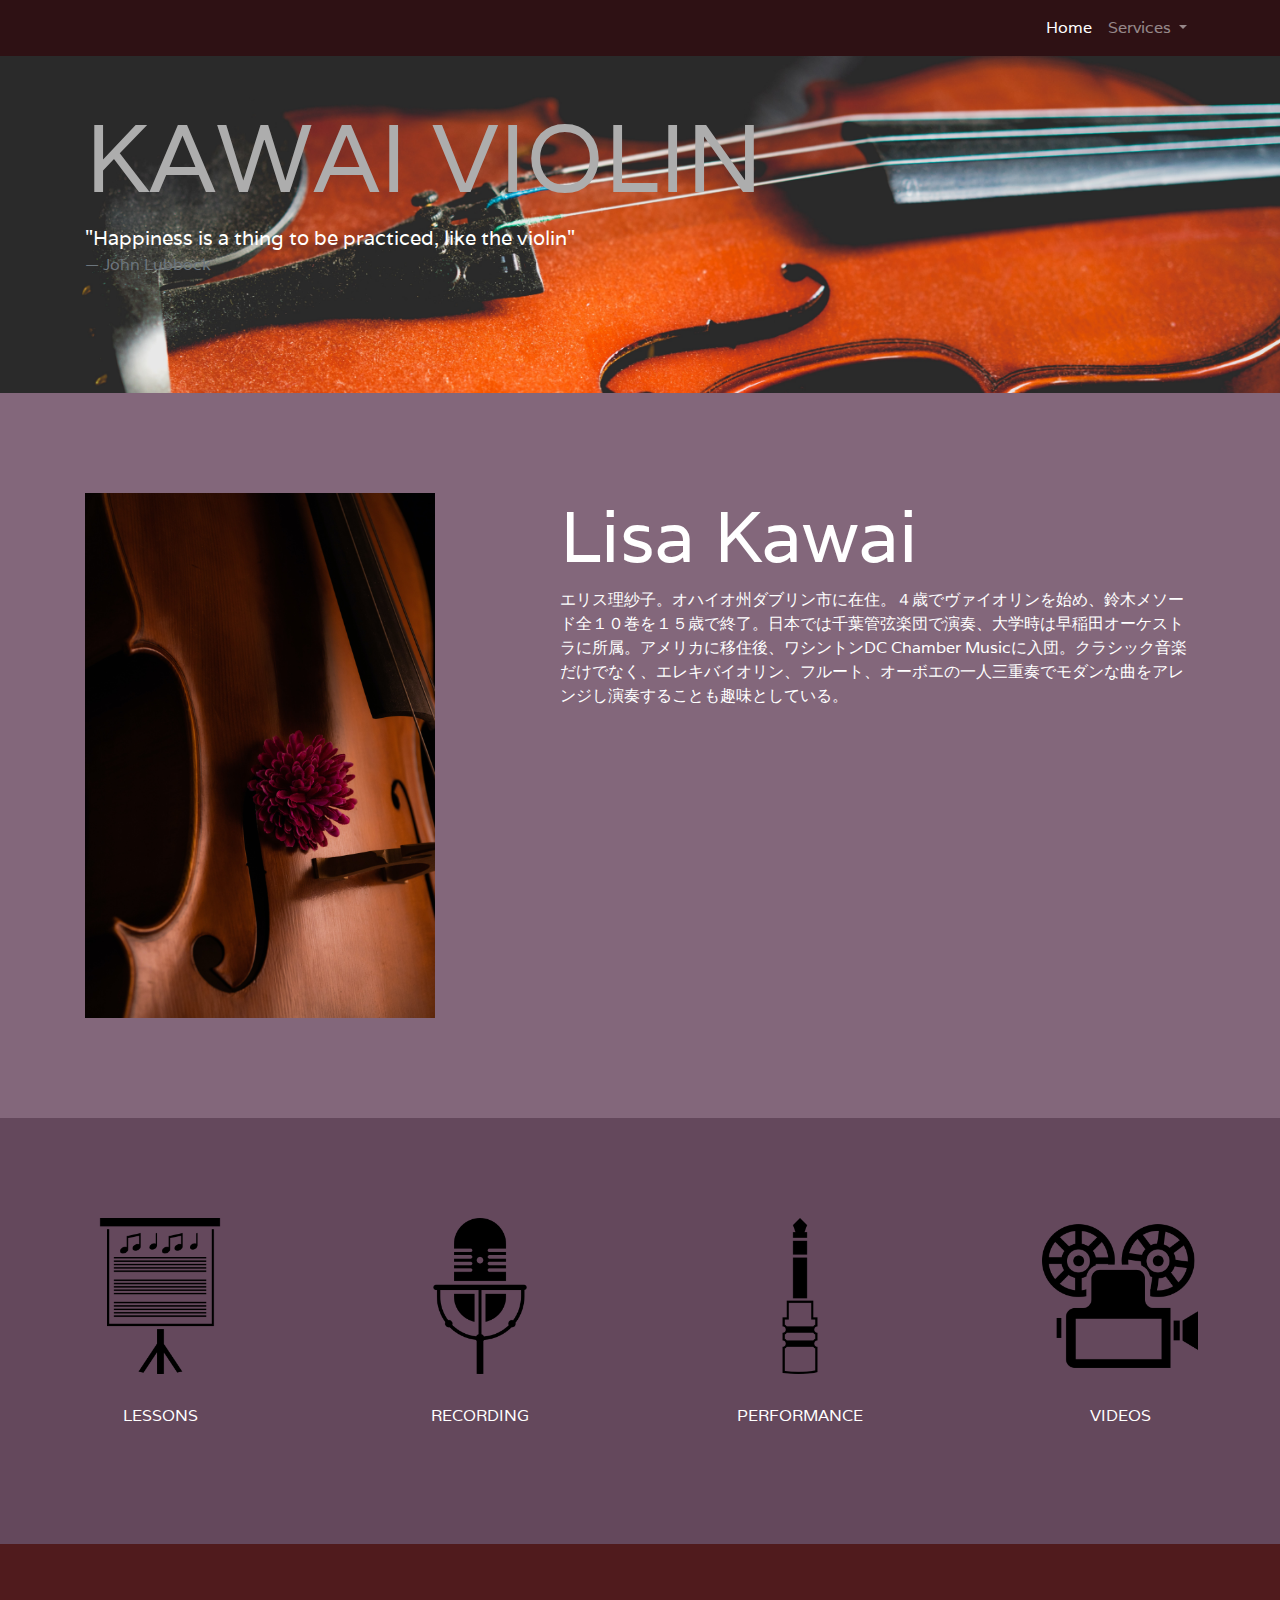
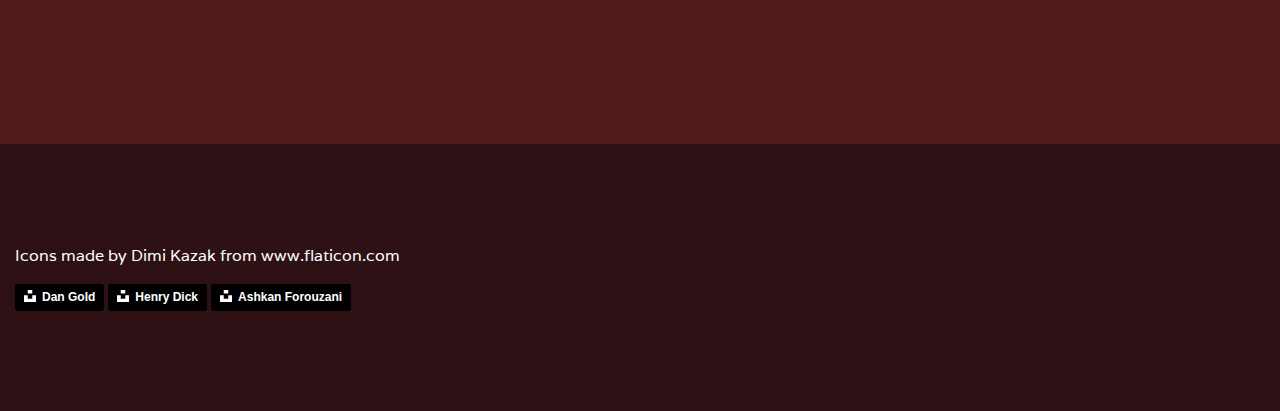
<file: index.htm>
<!DOCTYPE html>
<html lang="en">
  <head>
	<link href="https://fonts.googleapis.com/css2?family=Varela&display=swap" rel="stylesheet">
    <meta charset="utf-8">
	<meta http-equiv="X-UA-Compatible" content="IE=edge">
	<meta name="viewport" content="width=device-width, initial-scale=1">
    <title>Kawai Violin</title>
	<meta name="description" content="Violin lessons by the experienced and talented Lisa Kawai.">
	
    <!-- Bootstrap -->
	<link href="css/bootstrap-4.4.1.css" rel="stylesheet">
	<link href="main.css" rel="stylesheet" type="text/css">	
</head>
  <body>
  	<!-- body code goes here -->
	
	  <nav class="navbar fixed-top navbar-expand-lg navbar-dark nav-bg"> 
		  <div class="container">
	    <a class="navbar-brand" href="#">
		  
	    </a>
	    <button class="navbar-toggler" type="button" data-toggle="collapse" data-target="#navbarSupportedContent1" aria-controls="navbarSupportedContent1" aria-expanded="false" aria-label="Toggle navigation"> <span class="navbar-toggler-icon"></span> </button>
	    <div class="collapse navbar-collapse" id="navbarSupportedContent1">
	      <ul class="navbar-nav ml-auto">
	        <li class="nav-item active"> <a class="nav-link" href="#">Home <span class="sr-only">(current)</span></a> </li>
<!--	        <li class="nav-item"> <a class="nav-link" href="#about_section">About</a> </li>-->
			<li class="nav-item dropdown"> <a class="nav-link dropdown-toggle" href="#" id="navbarDropdown1" role="button" data-toggle="dropdown" aria-haspopup="true" aria-expanded="false"> Services </a>
	        <div class="dropdown-menu" aria-labelledby="navbarDropdown1"> 
				<a class="dropdown-item" href="#">Lessons</a> 
				<a class="dropdown-item" href="#">Recording</a>
				<a class="dropdown-item" href="#">Performance</a> 
				<a class="dropdown-item" href="#">Videos</a>
	          <div class="dropdown-divider"></div>
	          <a class="dropdown-item" href="#">Contact Me!</a> </div>
          </li>
          </ul>
        </div>
			  </div>
    </nav>
  


<div class="container-fluid band-hero">
	
  <div class="container">
    <div class="row">
  	      <div class="col-lg-12">
  	        <h1 class="display-1">KAWAI VIOLIN</h1>
			<blockquote class="blockquote">
        	  <p class="mb-0">"Happiness is a thing to be practiced, like the violin"</p>
				<footer class="blockquote-footer">John Lubbock</footer>
		    </blockquote>
          </div>
        </div>
  </div>
  	</div>
  <div class="container-fluid band-whoweare">
    <div class="container" id="about_section"> 
      <div class="row">
        <div class="col-lg-4 d-lg-block d-sm-none">
		  <img src="images/violin_close_flower.jpg" alt="close up violin" width="4160" height="6240" class="img-fluid"/>
	    </div>
        <div class="offset-lg-1 col-lg-7" >
         <h2 class="display-3">Lisa Kawai </h2>
          <p>エリス理紗子。オハイオ州ダブリン市に在住。４歳でヴァイオリンを始め、鈴木メソード全１０巻を１５歳で終了。日本では千葉管弦楽団で演奏、大学時は早稲田オーケストラに所属。アメリカに移住後、ワシントンDC Chamber Musicに入団。クラシック音楽だけでなく、エレキバイオリン、フルート、オーボエの一人三重奏でモダンな曲をアレンジし演奏することも趣味としている。</p>
        </div>
      </div>
    </div>
  </div>
  <div class="container-fluid band-services">
    <div class="row">
      <div class="col-lg-3">
        <div class="row">
          <div class="col-lg-12 col-sm-7 col-xs-7 col-7 icon-banner">
			  <img src="images/230263-music-elements/png/pentagram.png" alt="musical notes" width="156" height="156" class="img-fluid mx-auto d-block"/> 
			</div>
          <div class="col-lg-12 col-sm-5 col-xs-5 col-5">
			  <p class="text-center text-uppercase text-icon-banner">
				  <a href="#">Lessons</a>
			  </p>
			</div>
        </div>
      </div>
      <div class="col-lg-3">
	    <div class="row">
          <div class="col-lg-12 col-sm-7 col-xs-7 col-7">
			  <img src="images/230263-music-elements/png/microphone.png" alt="studio mic" width="156" height="156" class="img-fluid mx-auto d-block icon-banner"/> 
			</div>
          <div class="col-lg-12 col-sm-5 col-xs-5 col-5">
			  <p class="text-center text-uppercase text-icon-banner">
				  <a href="#">Recording</a>
			  </p>
		  </div>
        </div>
      </div>
      <div class="col-lg-3">
		<div class="row">
          <div class="col-lg-12 col-sm-7 col-xs-7 col-7">
			  <img src="images/230263-music-elements/png/jack.png" alt="Electric instrument jack" width="156" height="156" class="img-fluid mx-auto d-block icon-banner"/> 
			</div>
          <div class="col-lg-12 col-sm-5 col-xs-5 col-5">
			  <p class="text-center text-uppercase text-icon-banner">
			    <a href="#">Performance</a>
			  </p>
			</div>
        </div>
	  </div>
      <div class="col-lg-3">
	  <div class="row">
          <div class="col-lg-12 col-sm-7 col-xs-7 col-7">
		    <img src="images/230263-music-elements/png/cinema.png" alt="video camera" width="156" height="156" class="img-fluid mx-auto d-block icon-banner"/> 
		</div>
          <div class="col-lg-12 col-sm-5 col-xs-5 col-5">
			  <p class="text-center text-uppercase text-icon-banner">
				  <a href="#">Videos</a>
			  </p>
			</div>
        </div>
	  </div>
    </div>
  </div>
  <div class="container-fluid band-portfolio">
    <div class="row">
      <div class="col-lg-3"></div>
      <div class="col-lg-3"></div>
      <div class="col-lg-3"></div>
      <div class="col-lg-3"></div>
    </div>
  </div>
  <div class="container-fluid band-footer">
    <div class="row">
      <div class="col-lg-12">
        <p>Icons made by <a href="https://www.flaticon.com/authors/dimi-kazak" title="Dimi Kazak">Dimi Kazak</a> from <a href="https://www.flaticon.com/" title="Flaticon"> www.flaticon.com</a></p>
		  <a style="background-color:black;color:white;text-decoration:none;padding:4px 6px;font-family:-apple-system, BlinkMacSystemFont, &quot;San Francisco&quot;, &quot;Helvetica Neue&quot;, Helvetica, Ubuntu, Roboto, Noto, &quot;Segoe UI&quot;, Arial, sans-serif;font-size:12px;font-weight:bold;line-height:1.2;display:inline-block;border-radius:3px" href="https://unsplash.com/@danielcgold?utm_medium=referral&amp;utm_campaign=photographer-credit&amp;utm_content=creditBadge" target="_blank" rel="noopener noreferrer" title="Download free do whatever you want high-resolution photos from Dan Gold"><span style="display:inline-block;padding:2px 3px"><svg xmlns="http://www.w3.org/2000/svg" style="height:12px;width:auto;position:relative;vertical-align:middle;top:-2px;fill:white" viewBox="0 0 32 32"><title>unsplash-logo</title><path d="M10 9V0h12v9H10zm12 5h10v18H0V14h10v9h12v-9z"></path></svg></span><span style="display:inline-block;padding:2px 3px">Dan Gold</span></a>
		  
		  <a style="background-color:black;color:white;text-decoration:none;padding:4px 6px;font-family:-apple-system, BlinkMacSystemFont, &quot;San Francisco&quot;, &quot;Helvetica Neue&quot;, Helvetica, Ubuntu, Roboto, Noto, &quot;Segoe UI&quot;, Arial, sans-serif;font-size:12px;font-weight:bold;line-height:1.2;display:inline-block;border-radius:3px" href="https://unsplash.com/@henry_photo?utm_medium=referral&amp;utm_campaign=photographer-credit&amp;utm_content=creditBadge" target="_blank" rel="noopener noreferrer" title="Download free do whatever you want high-resolution photos from Henry Dick"><span style="display:inline-block;padding:2px 3px"><svg xmlns="http://www.w3.org/2000/svg" style="height:12px;width:auto;position:relative;vertical-align:middle;top:-2px;fill:white" viewBox="0 0 32 32"><title>unsplash-logo</title><path d="M10 9V0h12v9H10zm12 5h10v18H0V14h10v9h12v-9z"></path></svg></span><span style="display:inline-block;padding:2px 3px">Henry Dick</span></a>
		  
		  <a style="background-color:black;color:white;text-decoration:none;padding:4px 6px;font-family:-apple-system, BlinkMacSystemFont, &quot;San Francisco&quot;, &quot;Helvetica Neue&quot;, Helvetica, Ubuntu, Roboto, Noto, &quot;Segoe UI&quot;, Arial, sans-serif;font-size:12px;font-weight:bold;line-height:1.2;display:inline-block;border-radius:3px" href="https://unsplash.com/@ashkfor121?utm_medium=referral&amp;utm_campaign=photographer-credit&amp;utm_content=creditBadge" target="_blank" rel="noopener noreferrer" title="Download free do whatever you want high-resolution photos from Ashkan Forouzani"><span style="display:inline-block;padding:2px 3px"><svg xmlns="http://www.w3.org/2000/svg" style="height:12px;width:auto;position:relative;vertical-align:middle;top:-2px;fill:white" viewBox="0 0 32 32"><title>unsplash-logo</title><path d="M10 9V0h12v9H10zm12 5h10v18H0V14h10v9h12v-9z"></path></svg></span><span style="display:inline-block;padding:2px 3px">Ashkan Forouzani</span></a>
      </div>
    </div>
  </div>
	
 
	  
	  
	  
	  
	  
	  
	  
	  
	  
  <!-- jQuery (necessary for Bootstrap's JavaScript plugins) --> 
  <script src="js/jquery-3.4.1.min.js"></script>

	<!-- Include all compiled plugins (below), or include individual files as needed -->
  <script src="js/popper.min.js"></script> 
  <script src="js/bootstrap-4.4.1.js"></script>
</body>
</html>
</file>
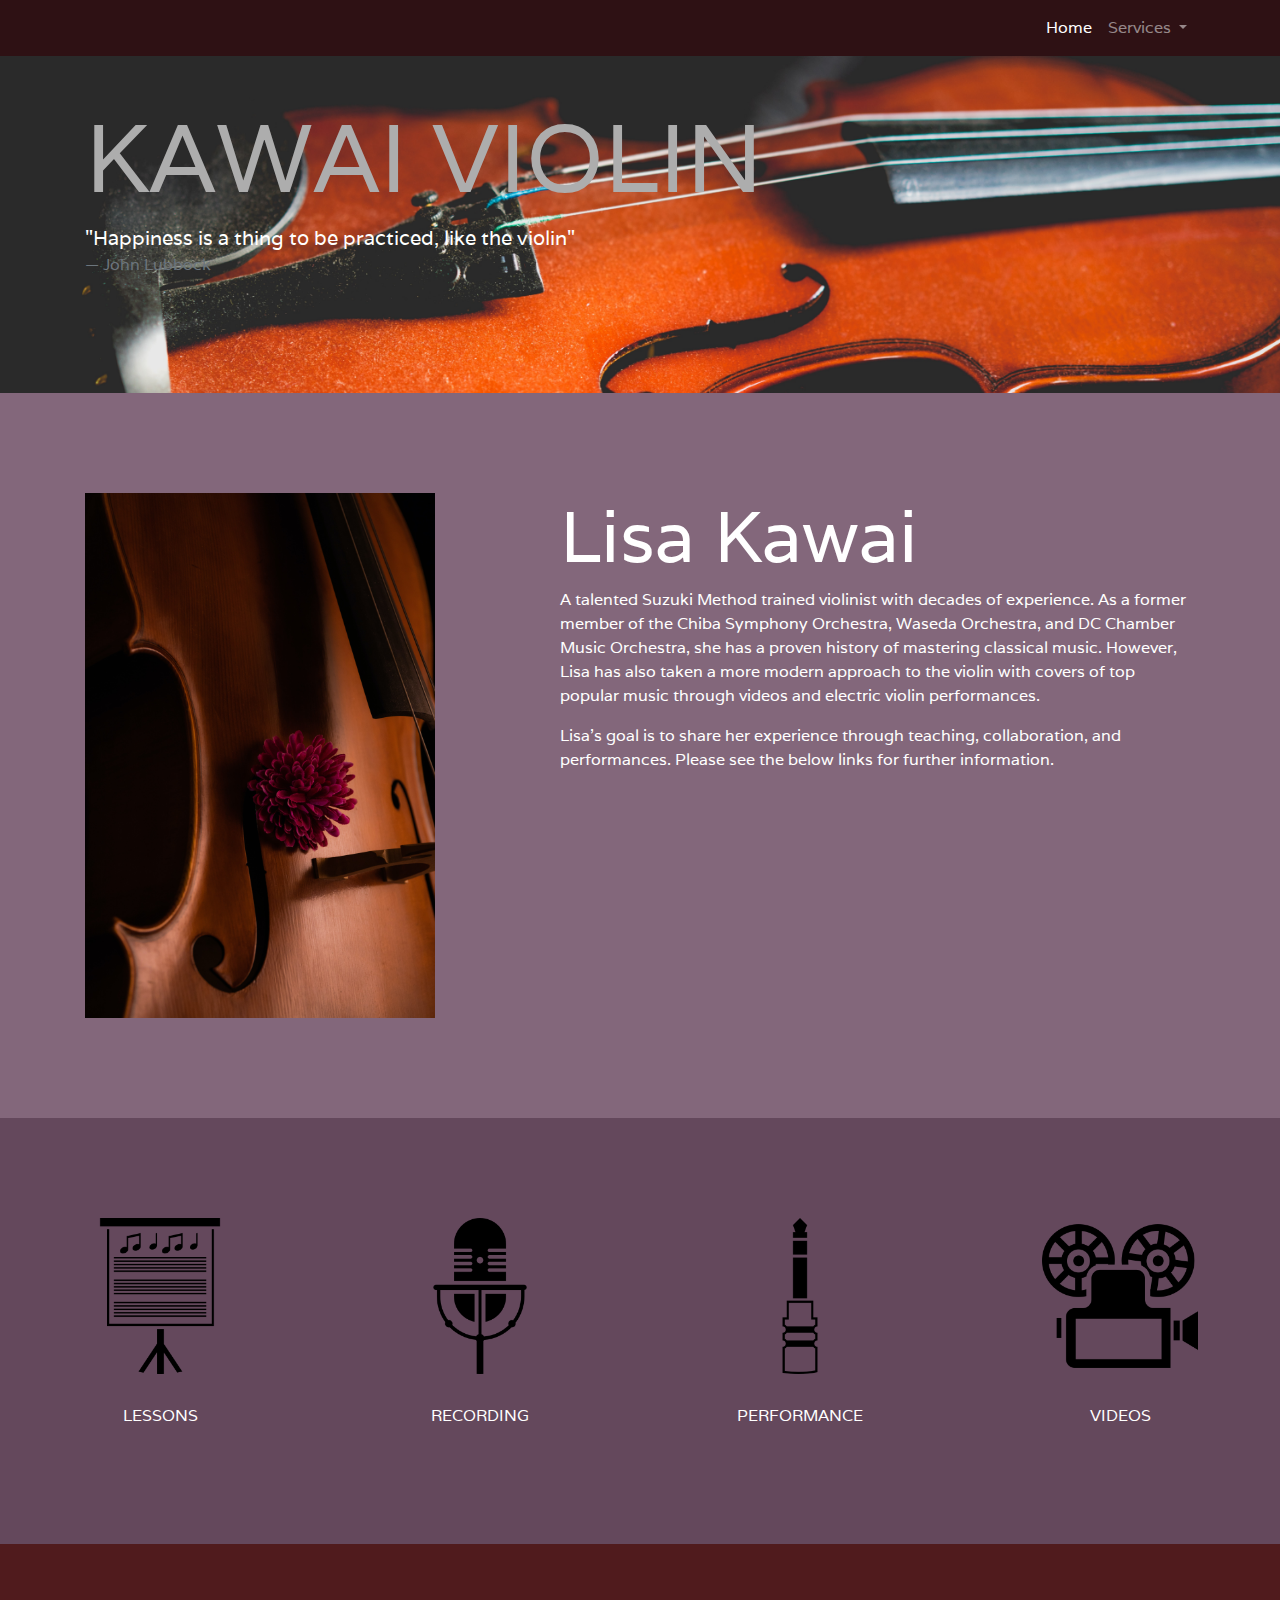
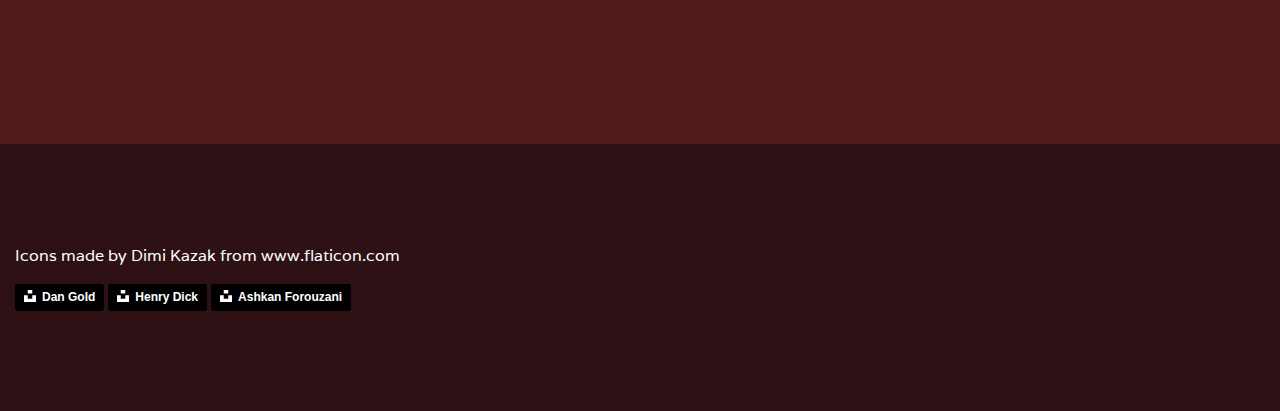
<file: index.html>
<!DOCTYPE html>
<html lang="en">
  <head>
	<link href="https://fonts.googleapis.com/css2?family=Varela&display=swap" rel="stylesheet">
    <meta charset="utf-8">
	<meta http-equiv="X-UA-Compatible" content="IE=edge">
	<meta name="viewport" content="width=device-width, initial-scale=1">
    <title>Kawai Violin</title>
	<meta name="description" content="Violin lessons by the experienced and talented Lisa Kawai.">
	
    <!-- Bootstrap -->
	<link href="css/bootstrap-4.4.1.css" rel="stylesheet">
	<link href="main.css" rel="stylesheet" type="text/css">	
</head>
  <body>
  	<!-- body code goes here -->
	
	  <nav class="navbar fixed-top navbar-expand-lg navbar-dark nav-bg"> 
		  <div class="container">
	    <a class="navbar-brand" href="#">
		  
	    </a>
	    <button class="navbar-toggler" type="button" data-toggle="collapse" data-target="#navbarSupportedContent1" aria-controls="navbarSupportedContent1" aria-expanded="false" aria-label="Toggle navigation"> <span class="navbar-toggler-icon"></span> </button>
	    <div class="collapse navbar-collapse" id="navbarSupportedContent1">
	      <ul class="navbar-nav ml-auto">
	        <li class="nav-item active"> <a class="nav-link" href="#">Home <span class="sr-only">(current)</span></a> </li>
<!--	        <li class="nav-item"> <a class="nav-link" href="#about_section">About</a> </li>-->
			<li class="nav-item dropdown"> <a class="nav-link dropdown-toggle" href="#" id="navbarDropdown1" role="button" data-toggle="dropdown" aria-haspopup="true" aria-expanded="false"> Services </a>
	        <div class="dropdown-menu" aria-labelledby="navbarDropdown1"> 
				<a class="dropdown-item" href="lessons.html">Lessons</a> 
				<a class="dropdown-item" href="#">Recording</a>
				<a class="dropdown-item" href="#">Performance</a> 
				<a class="dropdown-item" href="#">Videos</a>
	          <div class="dropdown-divider"></div>
	          <a class="dropdown-item" href="#">Contact Me!</a> </div>
          </li>
          </ul>
        </div>
			  </div>
    </nav>
  


<div class="container-fluid band-hero">
	
  <div class="container">
    <div class="row">
  	      <div class="col-lg-12">
  	        <h1 class="display-1">KAWAI VIOLIN</h1>
			<blockquote class="blockquote">
        	  <p class="mb-0">"Happiness is a thing to be practiced, like the violin"</p>
				<footer class="blockquote-footer">John Lubbock</footer>
		    </blockquote>
          </div>
        </div>
  </div>
  	</div>
  <div class="container-fluid band-whoweare">
    <div class="container" id="about_section"> 
      <div class="row">
        <div class="col-lg-4 d-lg-block d-sm-none">
		  <img src="images/violin_close_flower.jpg" alt="close up violin" width="4160" height="6240" class="img-fluid"/>
	    </div>
        <div class="offset-lg-1 col-lg-7" >
         <h2 class="display-3">Lisa Kawai </h2>
          <p>A talented <a href="https://suzukiassociation.org/about/suzuki-method/ target="_blank"">Suzuki Method</a> trained violinist with decades of experience. As a former member of the Chiba Symphony Orchestra, Waseda Orchestra, and DC Chamber Music Orchestra, she has a proven history of mastering classical music. However, Lisa has also taken a more modern approach to the violin with covers of top popular music through videos and electric violin performances. </p>
          <p>Lisa's goal is to share her experience through teaching, collaboration, and performances. Please see the below links for further information.</p>
        </div>
      </div>
    </div>
  </div>
  <div class="container-fluid band-services">
    <div class="row">
      <div class="col-lg-3">
        <div class="row">
          <div class="col-lg-12 col-sm-7 col-xs-7 col-7 icon-banner">
            <a href="lessons.html">
              <img src="images/230263-music-elements/png/pentagram.png" alt="musical notes" width="156" height="156" class="img-fluid mx-auto d-block" /> 
            </a>
			</div>
          <div class="col-lg-12 col-sm-5 col-xs-5 col-5">
			  <p class="text-center text-uppercase text-icon-banner">
		      <a href="lessons.html">Lessons</a> </p>
			</div>
        </div>
      </div>
      <div class="col-lg-3">
	    <div class="row">
          <div class="col-lg-12 col-sm-7 col-xs-7 col-7">
			  <img src="images/230263-music-elements/png/microphone.png" alt="studio mic" width="156" height="156" class="img-fluid mx-auto d-block icon-banner"/> 
			</div>
          <div class="col-lg-12 col-sm-5 col-xs-5 col-5">
			  <p class="text-center text-uppercase text-icon-banner">
				  <a href="#">Recording</a>
			  </p>
		  </div>
        </div>
      </div>
      <div class="col-lg-3">
		<div class="row">
          <div class="col-lg-12 col-sm-7 col-xs-7 col-7">
			  <img src="images/230263-music-elements/png/jack.png" alt="Electric instrument jack" width="156" height="156" class="img-fluid mx-auto d-block icon-banner"/> 
			</div>
          <div class="col-lg-12 col-sm-5 col-xs-5 col-5">
			  <p class="text-center text-uppercase text-icon-banner">
			    <a href="#">Performance</a>
			  </p>
			</div>
        </div>
	  </div>
      <div class="col-lg-3">
	  <div class="row">
          <div class="col-lg-12 col-sm-7 col-xs-7 col-7">
		    <img src="images/230263-music-elements/png/cinema.png" alt="video camera" width="156" height="156" class="img-fluid mx-auto d-block icon-banner"/> 
		</div>
          <div class="col-lg-12 col-sm-5 col-xs-5 col-5">
			  <p class="text-center text-uppercase text-icon-banner">
				  <a href="#">Videos</a>
			  </p>
			</div>
        </div>
	  </div>
    </div>
  </div>
  <div class="container-fluid band-portfolio">
    <div class="row">
      <div class="col-lg-3"></div>
      <div class="col-lg-3"></div>
      <div class="col-lg-3"></div>
      <div class="col-lg-3"></div>
    </div>
  </div>
  <div class="container-fluid band-footer">
    <div class="row">
      <div class="col-lg-12">
        <p>Icons made by <a href="https://www.flaticon.com/authors/dimi-kazak" title="Dimi Kazak">Dimi Kazak</a> from <a href="https://www.flaticon.com/" title="Flaticon"> www.flaticon.com</a></p>
		  <a style="background-color:black;color:white;text-decoration:none;padding:4px 6px;font-family:-apple-system, BlinkMacSystemFont, &quot;San Francisco&quot;, &quot;Helvetica Neue&quot;, Helvetica, Ubuntu, Roboto, Noto, &quot;Segoe UI&quot;, Arial, sans-serif;font-size:12px;font-weight:bold;line-height:1.2;display:inline-block;border-radius:3px" href="https://unsplash.com/@danielcgold?utm_medium=referral&amp;utm_campaign=photographer-credit&amp;utm_content=creditBadge" target="_blank" rel="noopener noreferrer" title="Download free do whatever you want high-resolution photos from Dan Gold"><span style="display:inline-block;padding:2px 3px"><svg xmlns="http://www.w3.org/2000/svg" style="height:12px;width:auto;position:relative;vertical-align:middle;top:-2px;fill:white" viewBox="0 0 32 32"><title>unsplash-logo</title><path d="M10 9V0h12v9H10zm12 5h10v18H0V14h10v9h12v-9z"></path></svg></span><span style="display:inline-block;padding:2px 3px">Dan Gold</span></a>
		  
		  <a style="background-color:black;color:white;text-decoration:none;padding:4px 6px;font-family:-apple-system, BlinkMacSystemFont, &quot;San Francisco&quot;, &quot;Helvetica Neue&quot;, Helvetica, Ubuntu, Roboto, Noto, &quot;Segoe UI&quot;, Arial, sans-serif;font-size:12px;font-weight:bold;line-height:1.2;display:inline-block;border-radius:3px" href="https://unsplash.com/@henry_photo?utm_medium=referral&amp;utm_campaign=photographer-credit&amp;utm_content=creditBadge" target="_blank" rel="noopener noreferrer" title="Download free do whatever you want high-resolution photos from Henry Dick"><span style="display:inline-block;padding:2px 3px"><svg xmlns="http://www.w3.org/2000/svg" style="height:12px;width:auto;position:relative;vertical-align:middle;top:-2px;fill:white" viewBox="0 0 32 32"><title>unsplash-logo</title><path d="M10 9V0h12v9H10zm12 5h10v18H0V14h10v9h12v-9z"></path></svg></span><span style="display:inline-block;padding:2px 3px">Henry Dick</span></a>
		  
		  <a style="background-color:black;color:white;text-decoration:none;padding:4px 6px;font-family:-apple-system, BlinkMacSystemFont, &quot;San Francisco&quot;, &quot;Helvetica Neue&quot;, Helvetica, Ubuntu, Roboto, Noto, &quot;Segoe UI&quot;, Arial, sans-serif;font-size:12px;font-weight:bold;line-height:1.2;display:inline-block;border-radius:3px" href="https://unsplash.com/@ashkfor121?utm_medium=referral&amp;utm_campaign=photographer-credit&amp;utm_content=creditBadge" target="_blank" rel="noopener noreferrer" title="Download free do whatever you want high-resolution photos from Ashkan Forouzani"><span style="display:inline-block;padding:2px 3px"><svg xmlns="http://www.w3.org/2000/svg" style="height:12px;width:auto;position:relative;vertical-align:middle;top:-2px;fill:white" viewBox="0 0 32 32"><title>unsplash-logo</title><path d="M10 9V0h12v9H10zm12 5h10v18H0V14h10v9h12v-9z"></path></svg></span><span style="display:inline-block;padding:2px 3px">Ashkan Forouzani</span></a>
      </div>
    </div>
  </div>
	
 
	  
	  
	  
	  
	  
	  
	  
	  
	  
  <!-- jQuery (necessary for Bootstrap's JavaScript plugins) --> 
  <script src="js/jquery-3.4.1.min.js"></script>

	<!-- Include all compiled plugins (below), or include individual files as needed -->
  <script src="js/popper.min.js"></script> 
  <script src="js/bootstrap-4.4.1.js"></script>
</body>
</html>
</file>
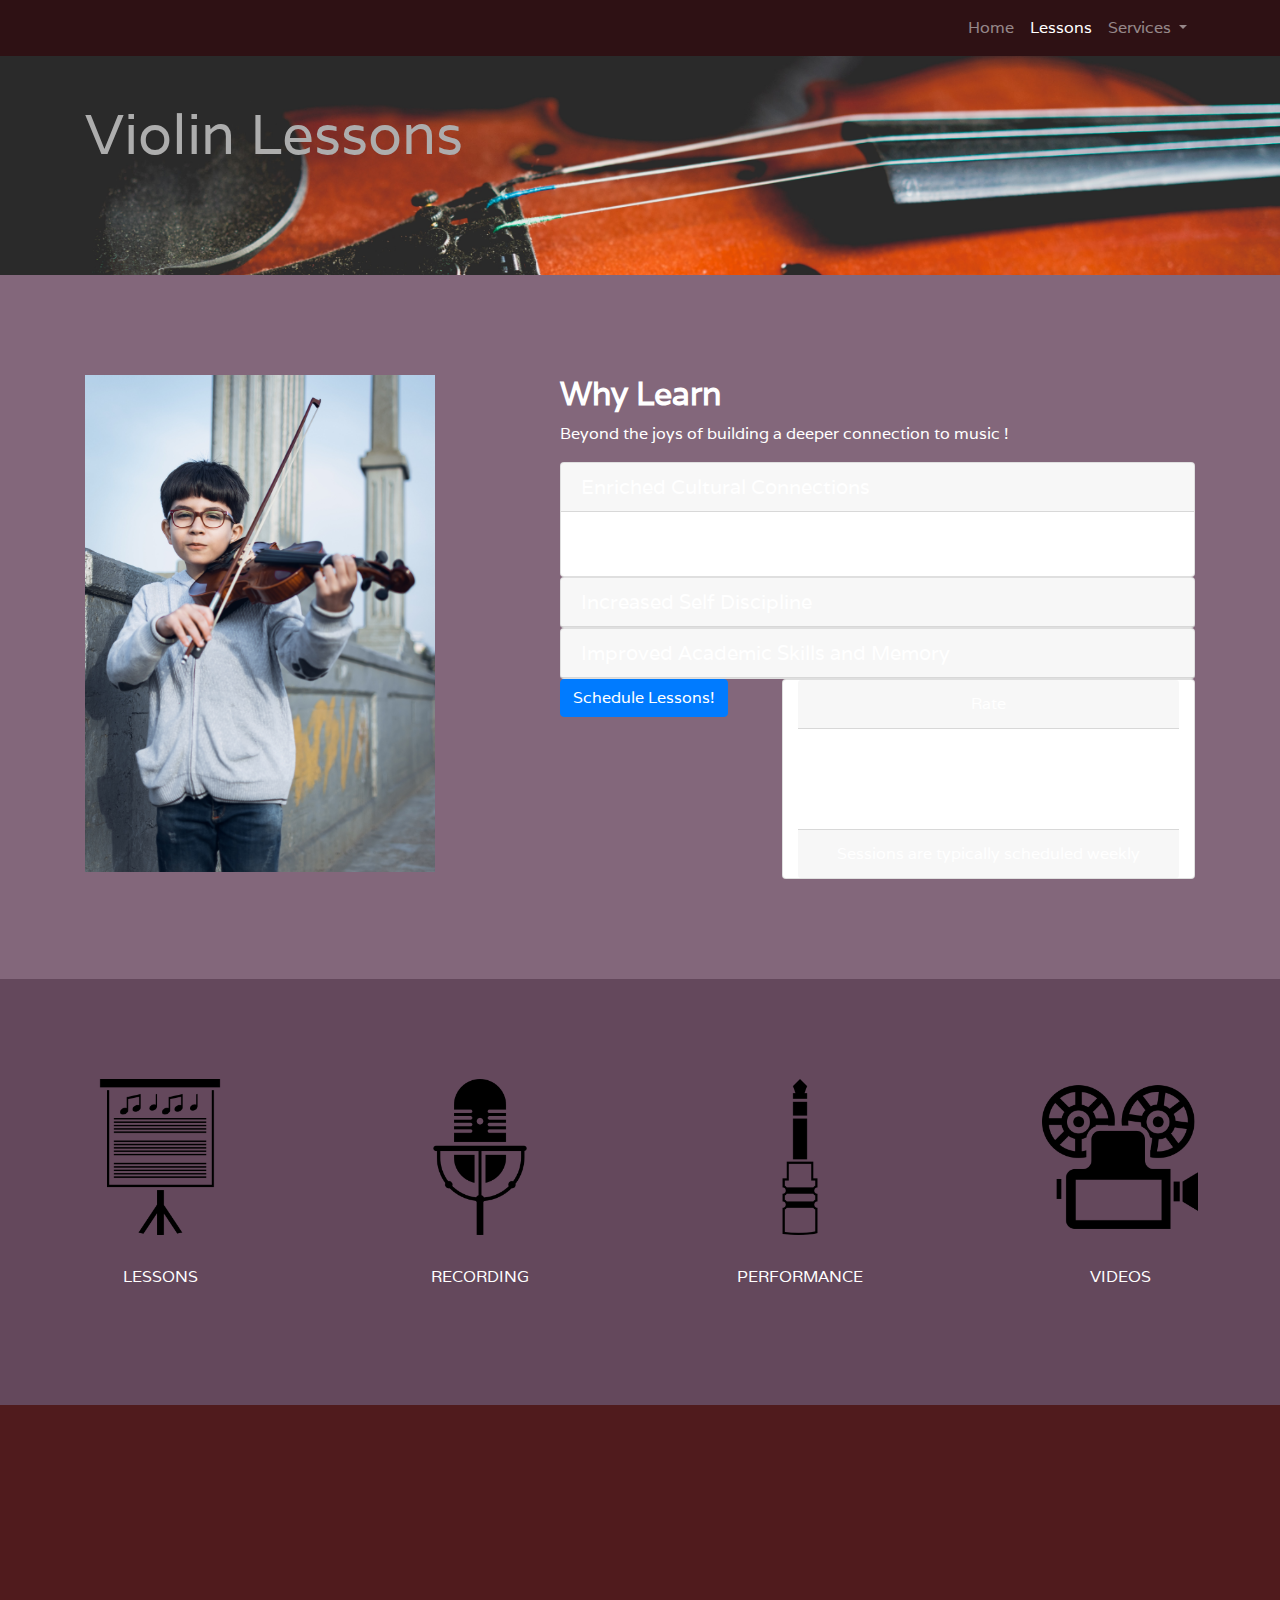
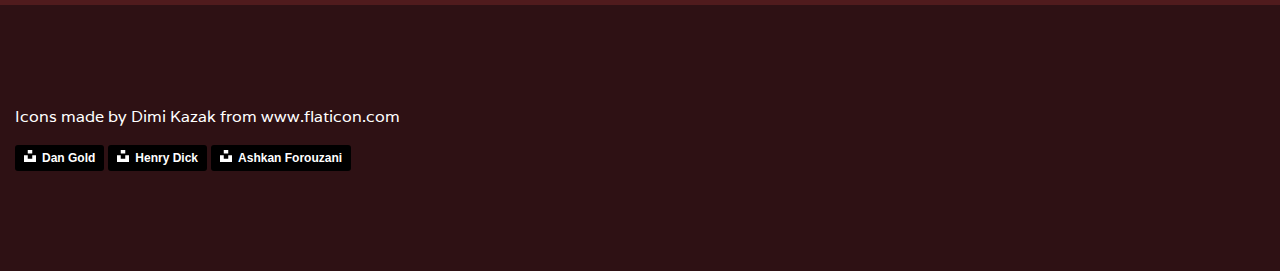
<file: lessons.htm>
<!DOCTYPE html>
<html lang="en">
  <head>
	<link href="https://fonts.googleapis.com/css2?family=Varela&display=swap" rel="stylesheet">
    <meta charset="utf-8">
	<meta http-equiv="X-UA-Compatible" content="IE=edge">
	<meta name="viewport" content="width=device-width, initial-scale=1">
    <title>Kawai Violin Lessons</title>
	<meta name="description" content="Violin lessons by the experienced and talented Lisa Kawai for Columbus, Dublin, and Hilliard Ohio.">
	
    <!-- Bootstrap -->
	<link href="css/bootstrap-4.4.1.css" rel="stylesheet">
	<link href="main.css" rel="stylesheet" type="text/css">	
</head>
  <body>
  	<!-- body code goes here -->
	
	  <nav class="navbar fixed-top navbar-expand-lg navbar-dark nav-bg"> 
		  <div class="container">
	    <a class="navbar-brand" href="#">
		  
	    </a>
	    <button class="navbar-toggler" type="button" data-toggle="collapse" data-target="#navbarSupportedContent1" aria-controls="navbarSupportedContent1" aria-expanded="false" aria-label="Toggle navigation"> <span class="navbar-toggler-icon"></span> </button>
	    <div class="collapse navbar-collapse" id="navbarSupportedContent1">
	      <ul class="navbar-nav ml-auto">
	        <li class="nav-item"> <a class="nav-link" href="index.htm">Home</a> </li>
	        <li class="nav-item active"> <a class="nav-link" href="lessons.htm">Lessons <span class="sr-only">(current)</span></a> </li>
			<li class="nav-item dropdown"> <a class="nav-link dropdown-toggle" href="#" id="navbarDropdown1" role="button" data-toggle="dropdown" aria-haspopup="true" aria-expanded="false"> Services </a>
	        <div class="dropdown-menu" aria-labelledby="navbarDropdown1"> 
<!--				<a class="dropdown-item" href="#">Lessons</a> -->
				<a class="dropdown-item" href="#">Recording</a>
				<a class="dropdown-item" href="#">Performance</a> 
				<a class="dropdown-item" href="#">Videos</a>
	          <div class="dropdown-divider"></div>
	          <a class="dropdown-item" href="#">Contact Me!</a> </div>
          </li>
          </ul>
        </div>
			  </div>
    </nav>
 
<div class="container-fluid band-hero band-hero-noimage">
  <div class="container">
    <div class="row">
  	      <div class="col-lg-12">
  	        <h1 class="display-4">Violin Lessons</h1>
          </div>
        </div>
  </div>
  	</div>
  <div class="container-fluid band-whoweare">
    <div class="container"> 
      <div class="row">
        <div class="col-lg-4 d-lg-block d-sm-none">
		  <img src="images/ashkan-forouzani-pAV5eTH5U4c-unsplash.jpg" alt="boy playing violin" width="4160" height="6240" class="img-fluid"/>
	    </div>
        <div class="offset-lg-1 col-lg-7" >
         <h2 class="display-5">Why Learn&nbsp;&nbsp; </h2>
          <p class="display-7">Beyond the joys of building a deeper connection to music !</p>
		  <div id="accordion1" role="tablist">
			  <div class="card">
			    <div class="card-header" role="tab" id="headingOne1">
			      <h5 class="mb-0"> <a data-toggle="collapse" href="#collapseOne1" role="button" aria-expanded="true" aria-controls="collapseOne1"> Enriched Cultural Connections </a> </h5>
		        </div>
			    <div id="collapseOne1" class="collapse show" role="tabpanel" aria-labelledby="headingOne1" data-parent="#accordion1">
			      <div class="card-body">Connect with the borderless rich history of muscial culture.</div>
		        </div>
		    </div>
			  <div class="card">
			    <div class="card-header" role="tab" id="headingTwo1">
			      <h5 class="mb-0"> <a class="collapsed" data-toggle="collapse" href="#collapseTwo1" role="button" aria-expanded="false" aria-controls="collapseTwo1"> Increased Self Discipline  </a> </h5>
		        </div>
			    <div id="collapseTwo1" class="collapse" role="tabpanel" aria-labelledby="headingTwo1" data-parent="#accordion1">
			      <div class="card-body">We'll set a strict routine and practice regiment that will translate accross your child's development.</div>
		        </div>
		    </div>
		    <div class="card">
			    <div class="card-header" role="tab" id="headingThree1">
			      <h5 class="mb-0"> <a class="collapsed" data-toggle="collapse" href="#collapseThree1" role="button" aria-expanded="false" aria-controls="collapseThree1"> Improved Academic Skills and Memory </a> </h5>
		        </div>
			    <div id="collapseThree1" class="collapse" role="tabpanel" aria-labelledby="headingThree1" data-parent="#accordion1">
			      <div class="card-body"> <a href="https://www.ncbi.nlm.nih.gov/pmc/articles/PMC3957486/" target="_blank"> Research shows </a> musical training has profound effects on cognitive development, building the foundation for a range of skills.</div>
		        </div>
			    
            </div>
		    <div class="row ">
			    <div class="add-margin-50 col-xl-4"><button type="button" class="btn btn-primary ">Schedule Lessons!</button></div>
		      <div class="col-xl-8">
		        <div class="card text-center col-md-4 col-xl-12 add-margin-25">
		          <div class="card-header"> Rate </div>
		          <div class="card-body">
		            <h5 class="card-title">First Lesson <a id="discount">50%</a> Off</h5>
		            <p class="card-text">$25 Per Session</p>
		           </div>
		          <div class="card-footer text-muted-rate"> Sessions are typically scheduled weekly</div>
	            </div>
		      </div>
		    </div>
          </div>
			
        </div>
      </div>
    </div>
  </div>
  <div class="container-fluid band-services">
    <div class="row">
      <div class="col-lg-3">
        <div class="row">
          <div class="col-lg-12 col-sm-7 col-xs-7 col-7 icon-banner">
			  <img src="images/230263-music-elements/png/pentagram.png" alt="musical notes" width="156" height="156" class="img-fluid mx-auto d-block"/> 
			</div>
          <div class="col-lg-12 col-sm-5 col-xs-5 col-5">
			  <p class="text-center text-uppercase text-icon-banner">
				  <a href="#">Lessons</a>
			  </p>
			</div>
        </div>
      </div>
      <div class="col-lg-3">
	    <div class="row">
          <div class="col-lg-12 col-sm-7 col-xs-7 col-7">
			  <img src="images/230263-music-elements/png/microphone.png" alt="studio mic" width="156" height="156" class="img-fluid mx-auto d-block icon-banner"/> 
			</div>
          <div class="col-lg-12 col-sm-5 col-xs-5 col-5">
			  <p class="text-center text-uppercase text-icon-banner">
				  <a href="#">Recording</a>
			  </p>
		  </div>
        </div>
      </div>
      <div class="col-lg-3">
		<div class="row">
          <div class="col-lg-12 col-sm-7 col-xs-7 col-7">
			  <img src="images/230263-music-elements/png/jack.png" alt="Electric instrument jack" width="156" height="156" class="img-fluid mx-auto d-block icon-banner"/> 
			</div>
          <div class="col-lg-12 col-sm-5 col-xs-5 col-5">
			  <p class="text-center text-uppercase text-icon-banner">
			    <a href="#">Performance</a>
			  </p>
			</div>
        </div>
	  </div>
      <div class="col-lg-3">
	  <div class="row">
          <div class="col-lg-12 col-sm-7 col-xs-7 col-7">
		    <img src="images/230263-music-elements/png/cinema.png" alt="video camera" width="156" height="156" class="img-fluid mx-auto d-block icon-banner"/> 
		</div>
          <div class="col-lg-12 col-sm-5 col-xs-5 col-5">
			  <p class="text-center text-uppercase text-icon-banner">
				  <a href="#">Videos</a>
			  </p>
			</div>
        </div>
	  </div>
    </div>
  </div>
  <div class="container-fluid band-portfolio">
    <div class="row">
      <div class="col-lg-3"></div>
      <div class="col-lg-3"></div>
      <div class="col-lg-3"></div>
      <div class="col-lg-3"></div>
    </div>
  </div>
  <div class="container-fluid band-footer">
    <div class="row">
      <div class="col-lg-12">
        <p>Icons made by <a href="https://www.flaticon.com/authors/dimi-kazak" title="Dimi Kazak">Dimi Kazak</a> from <a href="https://www.flaticon.com/" title="Flaticon"> www.flaticon.com</a></p>
		  <a style="background-color:black;color:white;text-decoration:none;padding:4px 6px;font-family:-apple-system, BlinkMacSystemFont, &quot;San Francisco&quot;, &quot;Helvetica Neue&quot;, Helvetica, Ubuntu, Roboto, Noto, &quot;Segoe UI&quot;, Arial, sans-serif;font-size:12px;font-weight:bold;line-height:1.2;display:inline-block;border-radius:3px" href="https://unsplash.com/@danielcgold?utm_medium=referral&amp;utm_campaign=photographer-credit&amp;utm_content=creditBadge" target="_blank" rel="noopener noreferrer" title="Download free do whatever you want high-resolution photos from Dan Gold"><span style="display:inline-block;padding:2px 3px"><svg xmlns="http://www.w3.org/2000/svg" style="height:12px;width:auto;position:relative;vertical-align:middle;top:-2px;fill:white" viewBox="0 0 32 32"><title>unsplash-logo</title><path d="M10 9V0h12v9H10zm12 5h10v18H0V14h10v9h12v-9z"></path></svg></span><span style="display:inline-block;padding:2px 3px">Dan Gold</span></a>
		  
		  <a style="background-color:black;color:white;text-decoration:none;padding:4px 6px;font-family:-apple-system, BlinkMacSystemFont, &quot;San Francisco&quot;, &quot;Helvetica Neue&quot;, Helvetica, Ubuntu, Roboto, Noto, &quot;Segoe UI&quot;, Arial, sans-serif;font-size:12px;font-weight:bold;line-height:1.2;display:inline-block;border-radius:3px" href="https://unsplash.com/@henry_photo?utm_medium=referral&amp;utm_campaign=photographer-credit&amp;utm_content=creditBadge" target="_blank" rel="noopener noreferrer" title="Download free do whatever you want high-resolution photos from Henry Dick"><span style="display:inline-block;padding:2px 3px"><svg xmlns="http://www.w3.org/2000/svg" style="height:12px;width:auto;position:relative;vertical-align:middle;top:-2px;fill:white" viewBox="0 0 32 32"><title>unsplash-logo</title><path d="M10 9V0h12v9H10zm12 5h10v18H0V14h10v9h12v-9z"></path></svg></span><span style="display:inline-block;padding:2px 3px">Henry Dick</span></a>
		  
		  <a style="background-color:black;color:white;text-decoration:none;padding:4px 6px;font-family:-apple-system, BlinkMacSystemFont, &quot;San Francisco&quot;, &quot;Helvetica Neue&quot;, Helvetica, Ubuntu, Roboto, Noto, &quot;Segoe UI&quot;, Arial, sans-serif;font-size:12px;font-weight:bold;line-height:1.2;display:inline-block;border-radius:3px" href="https://unsplash.com/@ashkfor121?utm_medium=referral&amp;utm_campaign=photographer-credit&amp;utm_content=creditBadge" target="_blank" rel="noopener noreferrer" title="Download free do whatever you want high-resolution photos from Ashkan Forouzani"><span style="display:inline-block;padding:2px 3px"><svg xmlns="http://www.w3.org/2000/svg" style="height:12px;width:auto;position:relative;vertical-align:middle;top:-2px;fill:white" viewBox="0 0 32 32"><title>unsplash-logo</title><path d="M10 9V0h12v9H10zm12 5h10v18H0V14h10v9h12v-9z"></path></svg></span><span style="display:inline-block;padding:2px 3px">Ashkan Forouzani</span></a>
      </div>
    </div>
  </div>
	
 
	  
	  
	  
	  
	  
	  
	  
	  
	  
  <!-- jQuery (necessary for Bootstrap's JavaScript plugins) --> 
  <script src="js/jquery-3.4.1.min.js"></script>

	<!-- Include all compiled plugins (below), or include individual files as needed -->
  <script src="js/popper.min.js"></script> 
  <script src="js/bootstrap-4.4.1.js"></script>
</body>
</html>
</file>
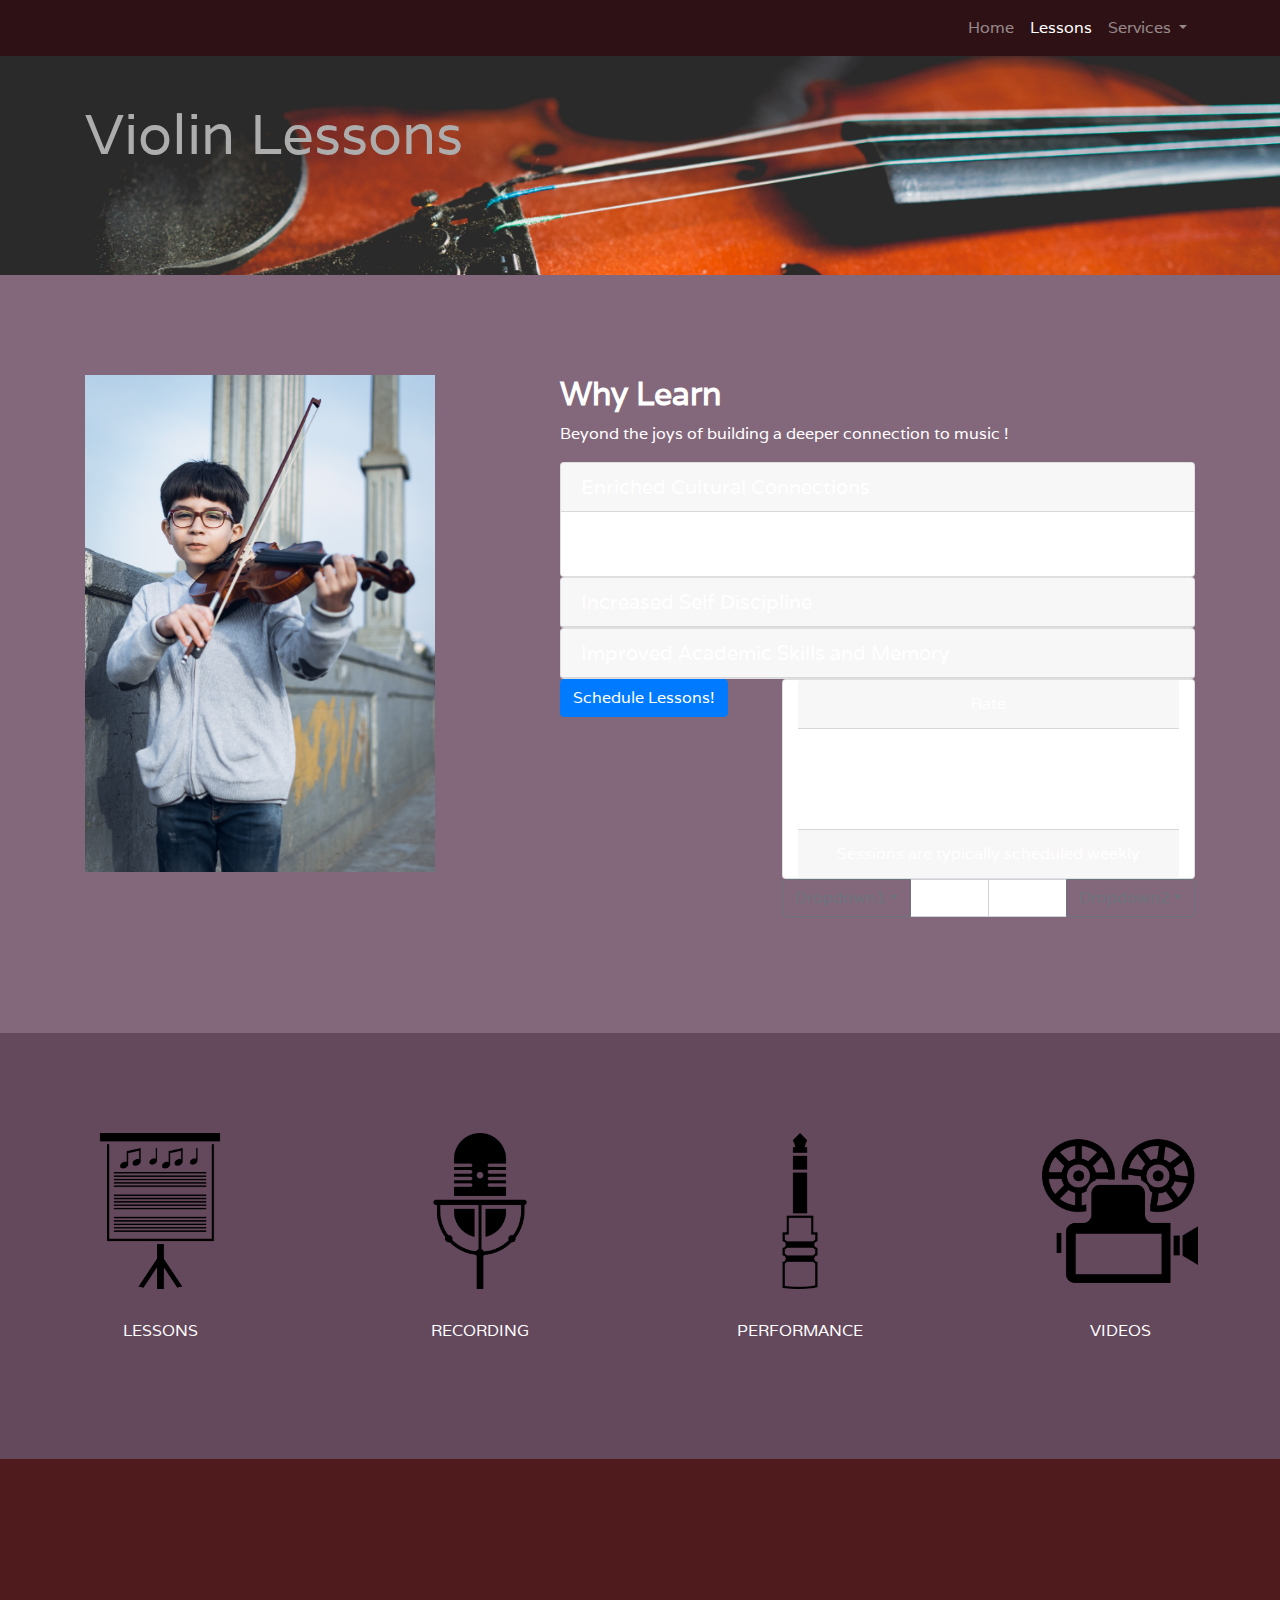
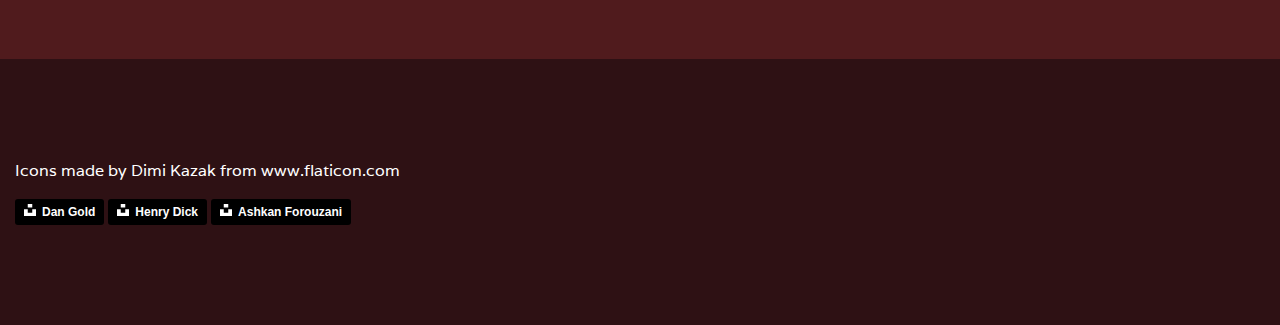
<file: lessons.html>
<!DOCTYPE html>
<html lang="en">
  <head>
	<link href="https://fonts.googleapis.com/css2?family=Varela&display=swap" rel="stylesheet">
    <meta charset="utf-8">
	<meta http-equiv="X-UA-Compatible" content="IE=edge">
	<meta name="viewport" content="width=device-width, initial-scale=1">
    <title>Kawai Violin Lessons</title>
	<meta name="description" content="Violin lessons by the experienced and talented Lisa Kawai for Columbus, Dublin, and Hilliard Ohio.">
	
    <!-- Bootstrap -->
	<link href="css/bootstrap-4.4.1.css" rel="stylesheet">
	<link href="main.css" rel="stylesheet" type="text/css">	
</head>
  <body>
  	<!-- body code goes here -->
	
	  <nav class="navbar fixed-top navbar-expand-lg navbar-dark nav-bg"> 
		  <div class="container">
	    <a class="navbar-brand" href="#">
		  
	    </a>
	    <button class="navbar-toggler" type="button" data-toggle="collapse" data-target="#navbarSupportedContent1" aria-controls="navbarSupportedContent1" aria-expanded="false" aria-label="Toggle navigation"> <span class="navbar-toggler-icon"></span> </button>
	    <div class="collapse navbar-collapse" id="navbarSupportedContent1">
	      <ul class="navbar-nav ml-auto">
	        <li class="nav-item"> <a class="nav-link" href="index.htm">Home</a> </li>
	        <li class="nav-item active"> <a class="nav-link" href="lessons.htm">Lessons <span class="sr-only">(current)</span></a> </li>
			<li class="nav-item dropdown"> <a class="nav-link dropdown-toggle" href="#" id="navbarDropdown1" role="button" data-toggle="dropdown" aria-haspopup="true" aria-expanded="false"> Services </a>
	        <div class="dropdown-menu" aria-labelledby="navbarDropdown1"> 
<!--				<a class="dropdown-item" href="#">Lessons</a> -->
				<a class="dropdown-item" href="#">Recording</a>
				<a class="dropdown-item" href="#">Performance</a> 
				<a class="dropdown-item" href="#">Videos</a>
	          <div class="dropdown-divider"></div>
	          <a class="dropdown-item" href="#">Contact Me!</a> </div>
          </li>
          </ul>
        </div>
			  </div>
    </nav>
 
<div class="container-fluid band-hero band-hero-noimage">
  <div class="container">
    <div class="row">
  	      <div class="col-lg-12">
  	        <h1 class="display-4">Violin Lessons</h1>
          </div>
        </div>
  </div>
  	</div>
  <div class="container-fluid band-whoweare">
    <div class="container"> 
      <div class="row">
        <div class="col-lg-4 d-lg-block d-sm-none">
		  <img src="images/ashkan-forouzani-pAV5eTH5U4c-unsplash.jpg" alt="boy playing violin" width="4160" height="6240" class="img-fluid"/>
	    </div>
        <div class="offset-lg-1 col-lg-7" >
         <h2 class="display-5">Why Learn&nbsp;&nbsp; </h2>
          <p class="display-7">Beyond the joys of building a deeper connection to music !</p>
		  <div id="accordion1" role="tablist">
			  <div class="card">
			    <div class="card-header" role="tab" id="headingOne1">
			      <h5 class="mb-0"> <a data-toggle="collapse" href="#collapseOne1" role="button" aria-expanded="true" aria-controls="collapseOne1"> Enriched Cultural Connections </a> </h5>
		        </div>
			    <div id="collapseOne1" class="collapse show" role="tabpanel" aria-labelledby="headingOne1" data-parent="#accordion1">
			      <div class="card-body">Connect with the borderless rich history of muscial culture.</div>
		        </div>
		    </div>
			  <div class="card">
			    <div class="card-header" role="tab" id="headingTwo1">
			      <h5 class="mb-0"> <a class="collapsed" data-toggle="collapse" href="#collapseTwo1" role="button" aria-expanded="false" aria-controls="collapseTwo1"> Increased Self Discipline  </a> </h5>
		        </div>
			    <div id="collapseTwo1" class="collapse" role="tabpanel" aria-labelledby="headingTwo1" data-parent="#accordion1">
			      <div class="card-body">We'll set a strict routine and practice regiment that will translate accross your child's development.</div>
		        </div>
		    </div>
		    <div class="card">
			    <div class="card-header" role="tab" id="headingThree1">
			      <h5 class="mb-0"> <a class="collapsed" data-toggle="collapse" href="#collapseThree1" role="button" aria-expanded="false" aria-controls="collapseThree1"> Improved Academic Skills and Memory </a> </h5>
		        </div>
			    <div id="collapseThree1" class="collapse" role="tabpanel" aria-labelledby="headingThree1" data-parent="#accordion1">
			      <div class="card-body"> <a href="https://www.ncbi.nlm.nih.gov/pmc/articles/PMC3957486/" target="_blank"> Research shows </a> musical training has profound effects on cognitive development, building the foundation for a range of skills.</div>
		        </div>
			    
            </div>
		    <div class="row ">
			    <div class="add-margin-50 col-xl-4 col-lg-5">
					<a href="mailto:ellis3006@gmail.com?subject=Schedule%20Lesson&body=Please%20let%20us%20know%20the%20best%20day%20of%20the%20week%20and%20time%20you%20are%20available.%20ie%20Tuesday%20at%204pm"> 
						<button type="button" class="btn btn-primary">Schedule Lessons!</button>
					</a>
				</div>
		      <div class="col-xl-8 col-lg-7">
		        <div class="card text-center col-xl-12 add-margin-25 col-lg-12 col-md-12">
		          <div class="card-header"> Rate </div>
		          <div class="card-body">
		            <h5 class="card-title">First Lesson <a id="discount">50%</a> Off</h5>
		            <p class="card-text">$25 Per Session</p>
		           </div>
		          <div class="card-footer text-muted-rate"> Sessions are typically scheduled weekly</div>
	            </div>
			    <div class="input-group mb-3">
				    <div class="input-group-prepend">
				      <button class="btn btn-outline-secondary dropdown-toggle" type="button" data-toggle="dropdown" aria-haspopup="true" aria-expanded="false">Dropdown1</button>
				      <div class="dropdown-menu"> <a class="dropdown-item" href="#">Dropdown Link 1</a> <a class="dropdown-item" href="#">Dropdown Link 2</a>
				        <div role="separator" class="dropdown-divider"></div>
				        <a class="dropdown-item" href="#">Separated link</a> </div>
			      </div>
				    <input type="text" class="form-control" aria-label="Text input with dropdown button">
				    <input type="text" class="form-control" aria-label="Text input with dropdown button">
				    <div class="input-group-append">
				      <button class="btn btn-outline-secondary dropdown-toggle" type="button" data-toggle="dropdown" aria-haspopup="true" aria-expanded="false">Dropdown2</button>
				      <div class="dropdown-menu"> <a class="dropdown-item" href="#">Dropdown Link 1</a> <a class="dropdown-item" href="#">Dropdown Link 2</a>
				        <div role="separator" class="dropdown-divider"></div>
				        <a class="dropdown-item" href="#">Separated link</a> </div>
			      </div>
			    </div>
              </div>
		    </div>
          </div>
			
        </div>
      </div>
    </div>
  </div>
  <div class="container-fluid band-services">
    <div class="row">
      <div class="col-lg-3">
        <div class="row">
          <div class="col-lg-12 col-sm-7 col-xs-7 col-7 icon-banner">
			  <img src="images/230263-music-elements/png/pentagram.png" alt="musical notes" width="156" height="156" class="img-fluid mx-auto d-block"/> 
			</div>
          <div class="col-lg-12 col-sm-5 col-xs-5 col-5">
			  <p class="text-center text-uppercase text-icon-banner">
				  <a href="#">Lessons</a>
			  </p>
			</div>
        </div>
      </div>
      <div class="col-lg-3">
	    <div class="row">
          <div class="col-lg-12 col-sm-7 col-xs-7 col-7">
			  <img src="images/230263-music-elements/png/microphone.png" alt="studio mic" width="156" height="156" class="img-fluid mx-auto d-block icon-banner"/> 
			</div>
          <div class="col-lg-12 col-sm-5 col-xs-5 col-5">
			  <p class="text-center text-uppercase text-icon-banner">
				  <a href="#">Recording</a>
			  </p>
		  </div>
        </div>
      </div>
      <div class="col-lg-3">
		<div class="row">
          <div class="col-lg-12 col-sm-7 col-xs-7 col-7">
			  <img src="images/230263-music-elements/png/jack.png" alt="Electric instrument jack" width="156" height="156" class="img-fluid mx-auto d-block icon-banner"/> 
			</div>
          <div class="col-lg-12 col-sm-5 col-xs-5 col-5">
			  <p class="text-center text-uppercase text-icon-banner">
			    <a href="#">Performance</a>
			  </p>
			</div>
        </div>
	  </div>
      <div class="col-lg-3">
	  <div class="row">
          <div class="col-lg-12 col-sm-7 col-xs-7 col-7">
		    <img src="images/230263-music-elements/png/cinema.png" alt="video camera" width="156" height="156" class="img-fluid mx-auto d-block icon-banner"/> 
		</div>
          <div class="col-lg-12 col-sm-5 col-xs-5 col-5">
			  <p class="text-center text-uppercase text-icon-banner">
				  <a href="#">Videos</a>
			  </p>
			</div>
        </div>
	  </div>
    </div>
  </div>
  <div class="container-fluid band-portfolio">
    <div class="row">
      <div class="col-lg-3"></div>
      <div class="col-lg-3"></div>
      <div class="col-lg-3"></div>
      <div class="col-lg-3"></div>
    </div>
  </div>
  <div class="container-fluid band-footer">
    <div class="row">
      <div class="col-lg-12">
        <p>Icons made by <a href="https://www.flaticon.com/authors/dimi-kazak" title="Dimi Kazak">Dimi Kazak</a> from <a href="https://www.flaticon.com/" title="Flaticon"> www.flaticon.com</a></p>
		  <a style="background-color:black;color:white;text-decoration:none;padding:4px 6px;font-family:-apple-system, BlinkMacSystemFont, &quot;San Francisco&quot;, &quot;Helvetica Neue&quot;, Helvetica, Ubuntu, Roboto, Noto, &quot;Segoe UI&quot;, Arial, sans-serif;font-size:12px;font-weight:bold;line-height:1.2;display:inline-block;border-radius:3px" href="https://unsplash.com/@danielcgold?utm_medium=referral&amp;utm_campaign=photographer-credit&amp;utm_content=creditBadge" target="_blank" rel="noopener noreferrer" title="Download free do whatever you want high-resolution photos from Dan Gold"><span style="display:inline-block;padding:2px 3px"><svg xmlns="http://www.w3.org/2000/svg" style="height:12px;width:auto;position:relative;vertical-align:middle;top:-2px;fill:white" viewBox="0 0 32 32"><title>unsplash-logo</title><path d="M10 9V0h12v9H10zm12 5h10v18H0V14h10v9h12v-9z"></path></svg></span><span style="display:inline-block;padding:2px 3px">Dan Gold</span></a>
		  
		  <a style="background-color:black;color:white;text-decoration:none;padding:4px 6px;font-family:-apple-system, BlinkMacSystemFont, &quot;San Francisco&quot;, &quot;Helvetica Neue&quot;, Helvetica, Ubuntu, Roboto, Noto, &quot;Segoe UI&quot;, Arial, sans-serif;font-size:12px;font-weight:bold;line-height:1.2;display:inline-block;border-radius:3px" href="https://unsplash.com/@henry_photo?utm_medium=referral&amp;utm_campaign=photographer-credit&amp;utm_content=creditBadge" target="_blank" rel="noopener noreferrer" title="Download free do whatever you want high-resolution photos from Henry Dick"><span style="display:inline-block;padding:2px 3px"><svg xmlns="http://www.w3.org/2000/svg" style="height:12px;width:auto;position:relative;vertical-align:middle;top:-2px;fill:white" viewBox="0 0 32 32"><title>unsplash-logo</title><path d="M10 9V0h12v9H10zm12 5h10v18H0V14h10v9h12v-9z"></path></svg></span><span style="display:inline-block;padding:2px 3px">Henry Dick</span></a>
		  
		  <a style="background-color:black;color:white;text-decoration:none;padding:4px 6px;font-family:-apple-system, BlinkMacSystemFont, &quot;San Francisco&quot;, &quot;Helvetica Neue&quot;, Helvetica, Ubuntu, Roboto, Noto, &quot;Segoe UI&quot;, Arial, sans-serif;font-size:12px;font-weight:bold;line-height:1.2;display:inline-block;border-radius:3px" href="https://unsplash.com/@ashkfor121?utm_medium=referral&amp;utm_campaign=photographer-credit&amp;utm_content=creditBadge" target="_blank" rel="noopener noreferrer" title="Download free do whatever you want high-resolution photos from Ashkan Forouzani"><span style="display:inline-block;padding:2px 3px"><svg xmlns="http://www.w3.org/2000/svg" style="height:12px;width:auto;position:relative;vertical-align:middle;top:-2px;fill:white" viewBox="0 0 32 32"><title>unsplash-logo</title><path d="M10 9V0h12v9H10zm12 5h10v18H0V14h10v9h12v-9z"></path></svg></span><span style="display:inline-block;padding:2px 3px">Ashkan Forouzani</span></a>
      </div>
    </div>
  </div>
	
 
	  
	  
	  
	  
	  
	  
	  
	  
	  
  <!-- jQuery (necessary for Bootstrap's JavaScript plugins) --> 
  <script src="js/jquery-3.4.1.min.js"></script>

	<!-- Include all compiled plugins (below), or include individual files as needed -->
  <script src="js/popper.min.js"></script> 
  <script src="js/bootstrap-4.4.1.js"></script>
</body>
</html>
</file>
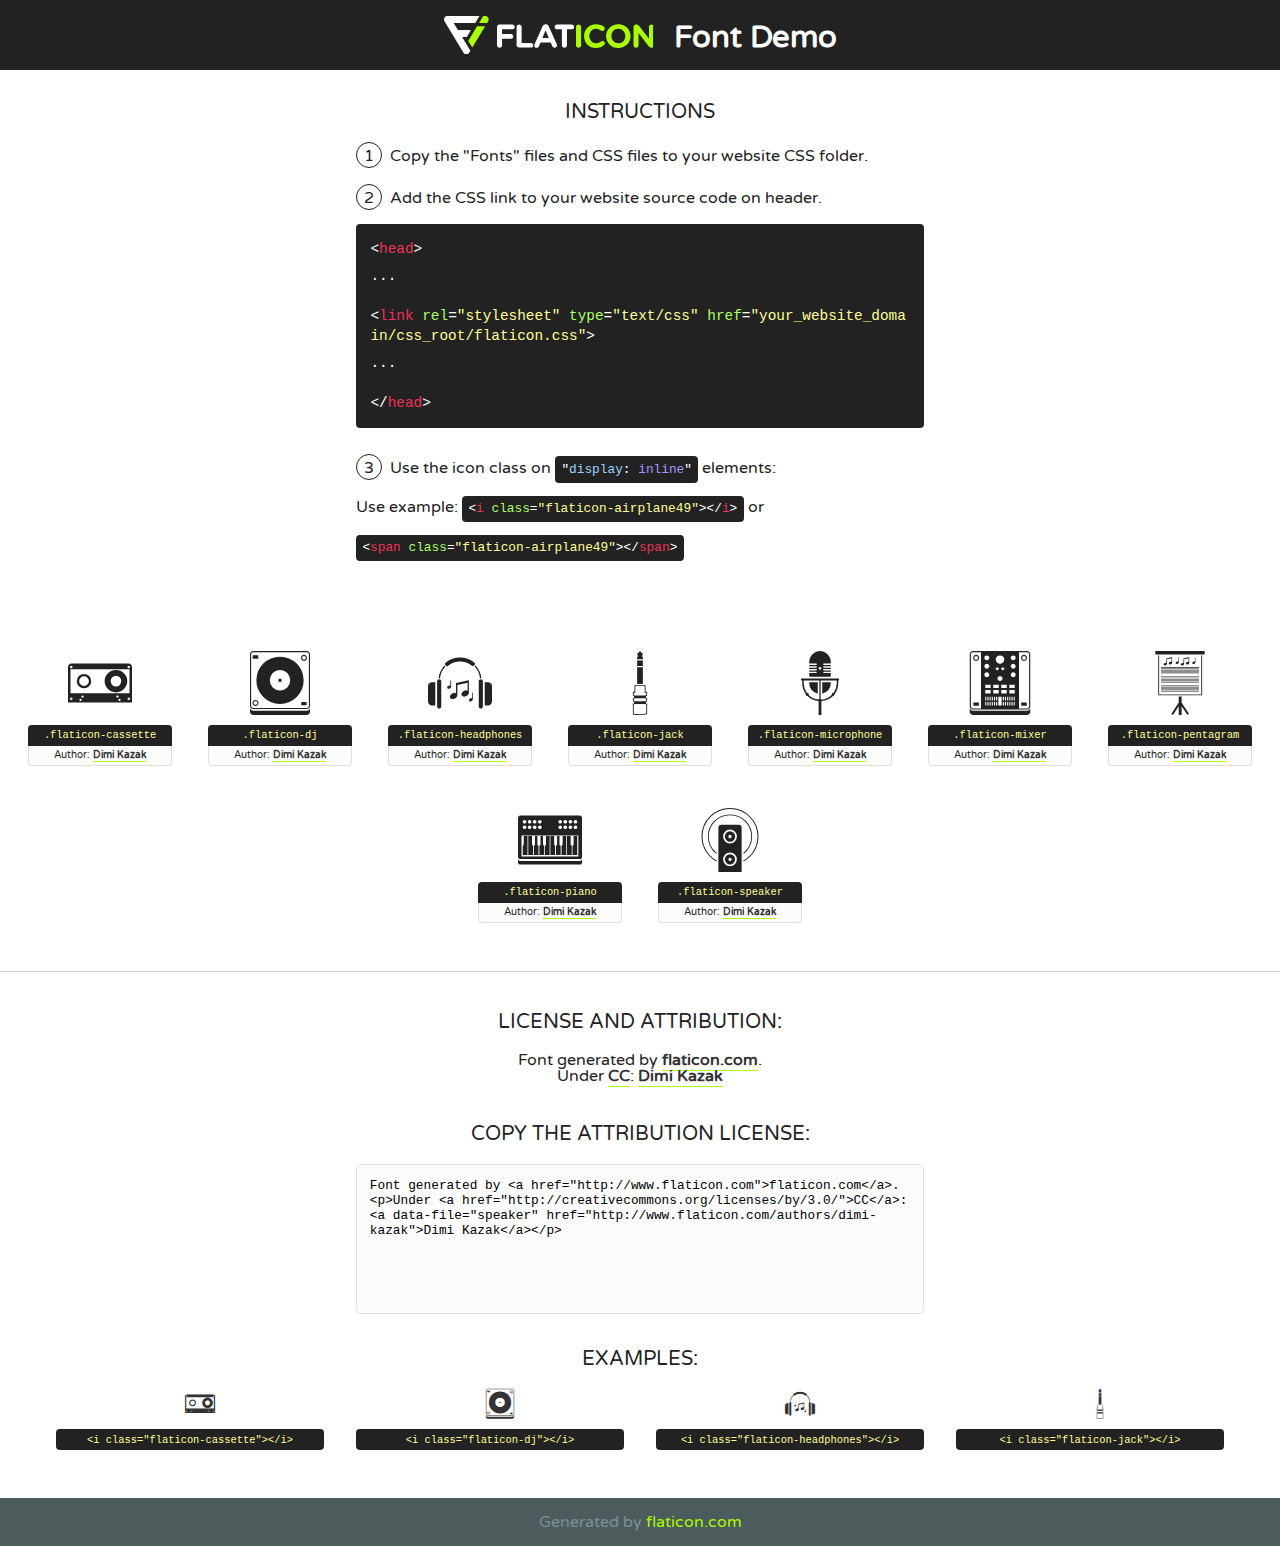
<file: images/230263-music-elements/font/flaticon.html>
<!DOCTYPE html>
<!--
  Flaticon icon font: Flaticon
  Creation date: 11/10/2016 10:02
-->
<html>
<!DOCTYPE html>
<html>

<head>
    <title>Flaticon WebFont</title>
    <link href="http://fonts.googleapis.com/css?family=Varela+Round" rel="stylesheet" type="text/css" />
    <link rel="stylesheet" type="text/css" href="flaticon.css">
    <meta charset="UTF-8">
    <style>
    html, body, div, span, applet, object, iframe,
    h1, h2, h3, h4, h5, h6, p, blockquote, pre,
    a, abbr, acronym, address, big, cite, code,
    del, dfn, em, img, ins, kbd, q, s, samp,
    small, strike, strong, sub, sup, tt, var,
    b, u, i, center,
    dl, dt, dd, ol, ul, li,
    fieldset, form, label, legend,
    table, caption, tbody, tfoot, thead, tr, th, td,
    article, aside, canvas, details, embed, 
    figure, figcaption, footer, header, hgroup, 
    menu, nav, output, ruby, section, summary,
    time, mark, audio, video {
        margin: 0;
        padding: 0;
        border: 0;
        font-size: 100%;
        font: inherit;
        vertical-align: baseline;
    }
    /* HTML5 display-role reset for older browsers */
    article, aside, details, figcaption, figure, 
    footer, header, hgroup, menu, nav, section {
        display: block;
    }
    body {
        line-height: 1;
    }
    ol, ul {
        list-style: none;
    }
    blockquote, q {
        quotes: none;
    }
    blockquote:before, blockquote:after,
    q:before, q:after {
        content: '';
        content: none;
    }
    table {
        border-collapse: collapse;
        border-spacing: 0;
    }
    body {
        font-family: 'Varela Round', Helvetica, Arial, sans-serif;
        font-size: 16px;
        color: #222;
    }
    a {
        color: #333;
        border-bottom: 1px solid #a9fd00;
        font-weight: bold;
        text-decoration: none;
    }
    * {
        -moz-box-sizing: border-box;
        -webkit-box-sizing: border-box;
        box-sizing: border-box;
        margin: 0;
        padding: 0;
    }
    [class^="flaticon-"]:before, [class*=" flaticon-"]:before, [class^="flaticon-"]:after, [class*=" flaticon-"]:after {
        font-family: Flaticon;
        font-size: 30px;
        font-style: normal;
        margin-left: 20px;
        color: #333;
    }
    .wrapper {
        max-width: 600px;
        margin: auto;
        padding: 0 1em;
    }
    .title {
        font-size: 1.25em;
        text-align: center;
        margin-bottom: 1em;
        text-transform: uppercase;
    }
    header {
        text-align: center;
        background-color: #222;
        color: #fff;
        padding: 1em;
    }
    header .logo {
        width: 210px;
        height: 38px;
        display: inline-block;
        vertical-align: middle;
        margin-right: 1em;
        border: none;
    }
    header strong {
        font-size: 1.95em;
        font-weight: bold;
        vertical-align: middle;
        margin-top: 5px;
        display: inline-block;
    }
    .demo {
        margin: 2em auto;
        line-height: 1.25em;
    }
    .demo ul li {
        margin-bottom: 1em;
    }
    .demo ul li .num {
        color: #222;
        border-radius: 20px;
        display: inline-block;
        width: 26px;
        padding: 3px;
        height: 26px;
        text-align: center;
        margin-right: 0.5em;
        border: 1px solid #222;
    }
    .demo ul li code {
        background-color: #222;
        border-radius: 4px;
        padding: 0.25em 0.5em;
        display: inline-block;
        color: #fff;
        font-family: Consolas,Monaco,Lucida Console,Liberation Mono,DejaVu Sans Mono,Bitstream Vera Sans Mono,Courier New, monospace;
        font-weight: lighter;
        margin-top: 1em;
        font-size: 0.8em;
        word-break: break-all;
    }
    .demo ul li code.big {
        padding: 1em;
        font-size: 0.9em;
    }
    .demo ul li code .red {
        color: #EF3159;
    }
    .demo ul li code .green {
        color: #ACFF65;
    }
    .demo ul li code .yellow {
        color: #FFFF99;
    }
    .demo ul li code .blue {
        color: #99D3FF;
    }
    .demo ul li code .purple {
        color: #A295FF;
    }
    .demo ul li code .dots {
        margin-top: 0.5em;
        display: block;
    }
    #glyphs {
        border-bottom: 1px solid #ccc;
        padding: 2em 0;
        text-align: center;
    }
    .glyph {
        display: inline-block;
        width: 9em;
        margin: 1em;
        text-align: center;
        vertical-align: top;
        background: #FFF;
    }
    .glyph .glyph-icon {
        padding: 10px;
        display: block;
        font-family:"Flaticon";
        font-size: 64px;
        line-height: 1;
    }
    .glyph .glyph-icon:before {
        font-size: 64px;
        color: #222;
        margin-left: 0;
    }
    .class-name {
        font-size: 0.65em;
        background-color: #222;
        color: #fff;
        border-radius: 4px 4px 0 0;
        padding: 0.5em;
        color: #FFFF99;
        font-family: Consolas,Monaco,Lucida Console,Liberation Mono,DejaVu Sans Mono,Bitstream Vera Sans Mono,Courier New, monospace;
    }
    .author-name {
        font-size: 0.6em;
        background-color: #fcfcfd;
        border: 1px solid #DEDEE4;
        border-top: 0;
        border-radius: 0 0 4px 4px;
        padding: 0.5em;
    }
    .class-name:last-child {
        font-size: 10px;
        color:#888;
    }
    .class-name:last-child a {
        font-size: 10px;
        color:#555;
    }
    .class-name:last-child a:hover {
        color:#a9fd00;
    }
    .glyph > input {
        display: block;
        width: 100px;
        margin: 5px auto;
        text-align: center;
        font-size: 12px;
        cursor: text;
    }
    .glyph > input.icon-input {
        font-family:"Flaticon";
        font-size: 16px;
        margin-bottom: 10px;
    }
    .attribution .title {
        margin-top: 2em;
    }
    .attribution textarea {
        background-color: #fcfcfd;
        padding: 1em;
        border: none;
        box-shadow: none;
        border: 1px solid #DEDEE4;
        border-radius: 4px;
        resize: none;
        width: 100%;
        height: 150px;
        font-size: 0.8em;
        font-family: Consolas,Monaco,Lucida Console,Liberation Mono,DejaVu Sans Mono,Bitstream Vera Sans Mono,Courier New, monospace;
        -webkit-appearance: none;
    }
    .iconsuse {
        margin: 2em auto;
        text-align: center;
        max-width: 1200px;
    }
    .iconsuse:after {
        content: '';
        display: table;
        clear: both;
    }
    .iconsuse .image {
        float: left;
        width: 25%;
        padding: 0 1em;
    }
    .iconsuse .image p {
        margin-bottom: 1em;
    }
    .iconsuse .image span {
        display: block;
        font-size: 0.65em;
        background-color: #222;
        color: #fff;
        border-radius: 4px;
        padding: 0.5em;
        color: #FFFF99;
        margin-top: 1em;
        font-family: Consolas,Monaco,Lucida Console,Liberation Mono,DejaVu Sans Mono,Bitstream Vera Sans Mono,Courier New, monospace;
    }
    #footer {
        text-align: center;
        background-color: #4C5B5C;
        color: #7c9192;
        padding: 1em;
    }
    #footer a {
        border: none;
        color: #a9fd00;
        font-weight: normal;
    }
    @media (max-width: 960px) {
        .iconsuse .image {
            width: 50%;
        }
    }
    @media (max-width: 560px) {
        .iconsuse .image {
            width: 100%;
        }
    }
    </style>
</head>

<body class="characters-off">

    <header>
        <a href="http://www.flaticon.com" target="_blank" class="logo">
            <svg version="1.1" xmlns="http://www.w3.org/2000/svg" xmlns:xlink="http://www.w3.org/1999/xlink" xmlns:a="http://ns.adobe.com/AdobeSVGViewerExtensions/3.0/" viewBox="0 0 560.875 102.036" enable-background="new 0 0 560.875 102.036" xml:space="preserve">
                <defs>
                </defs>
                <g>
                    <g class="letters">
                        <path fill="#ffffff" d="M141.596,29.675c0-3.777,2.985-6.767,6.764-6.767h34.438c3.426,0,6.15,2.728,6.15,6.15
                        c0,3.43-2.724,6.149-6.15,6.149h-27.674v13.091h23.719c3.429,0,6.151,2.724,6.151,6.15c0,3.43-2.723,6.149-6.151,6.149h-23.719
                        v17.574c0,3.773-2.986,6.761-6.764,6.761c-3.779,0-6.764-2.989-6.764-6.761V29.675z"></path>
                        <path fill="#ffffff" d="M193.844,29.149c0-3.781,2.985-6.767,6.764-6.767c3.776,0,6.763,2.985,6.763,6.767v42.957h25.039
                        c3.426,0,6.149,2.726,6.149,6.153c0,3.425-2.723,6.15-6.149,6.15h-31.802c-3.779,0-6.764-2.986-6.764-6.768V29.149z"></path>
                        <path fill="#ffffff" d="M241.891,75.71l21.438-48.407c1.492-3.341,4.215-5.357,7.906-5.357h0.792
                        c3.686,0,6.323,2.017,7.815,5.357l21.439,48.407c0.436,0.967,0.701,1.845,0.701,2.723c0,3.602-2.809,6.501-6.414,6.501
                        c-3.161,0-5.269-1.845-6.499-4.655l-4.132-9.661h-27.059l-4.301,10.102c-1.144,2.631-3.426,4.214-6.237,4.214
                        c-3.517,0-6.24-2.81-6.24-6.325C241.1,77.64,241.451,76.677,241.891,75.71z M279.932,58.666l-8.521-20.297l-8.526,20.297H279.932
                        z"></path>
                        <path fill="#ffffff" d="M314.864,35.387H301.86c-3.429,0-6.239-2.813-6.239-6.238c0-3.429,2.811-6.24,6.239-6.24h39.533
                        c3.426,0,6.237,2.811,6.237,6.24c0,3.425-2.811,6.238-6.237,6.238h-13.001v42.785c0,3.773-2.99,6.761-6.764,6.761
                        c-3.779,0-6.764-2.989-6.764-6.761V35.387z"></path>
                        <path fill="#A9FD00" d="M352.615,29.149c0-3.781,2.985-6.767,6.767-6.767c3.774,0,6.761,2.985,6.761,6.767v49.024
                        c0,3.773-2.987,6.761-6.761,6.761c-3.781,0-6.767-2.989-6.767-6.761V29.149z"></path>
                        <path fill="#A9FD00" d="M374.132,53.836v-0.179c0-17.481,13.178-31.801,32.065-31.801c9.22,0,15.459,2.458,20.557,6.238
                        c1.402,1.054,2.637,2.985,2.637,5.357c0,3.692-2.985,6.59-6.681,6.59c-1.845,0-3.071-0.702-4.044-1.319
                        c-3.776-2.813-7.729-4.393-12.562-4.393c-10.364,0-17.831,8.611-17.831,19.154v0.173c0,10.542,7.291,19.329,17.831,19.329
                        c5.715,0,9.492-1.756,13.359-4.834c1.049-0.874,2.458-1.491,4.039-1.491c3.429,0,6.325,2.813,6.325,6.236
                        c0,2.106-1.056,3.78-2.282,4.834c-5.539,4.834-12.036,7.733-21.878,7.733C387.572,85.464,374.132,71.493,374.132,53.836z"></path>
                        <path fill="#A9FD00" d="M433.009,53.836v-0.179c0-17.481,13.79-31.801,32.766-31.801c18.981,0,32.592,14.143,32.592,31.628v0.173
                        c0,17.483-13.785,31.807-32.769,31.807C446.625,85.464,433.009,71.32,433.009,53.836z M484.224,53.836v-0.179
                        c0-10.539-7.725-19.326-18.626-19.326c-10.893,0-18.449,8.611-18.449,19.154v0.173c0,10.542,7.73,19.329,18.626,19.329
                        C476.676,72.986,484.224,64.378,484.224,53.836z"></path>
                        <path fill="#A9FD00" d="M506.233,29.321c0-3.774,2.99-6.763,6.767-6.763h1.401c3.252,0,5.183,1.583,7.029,3.953l26.093,34.265
                        V29.059c0-3.692,2.99-6.677,6.681-6.677c3.683,0,6.671,2.985,6.671,6.677v48.934c0,3.78-2.987,6.765-6.764,6.765h-0.436
                        c-3.257,0-5.188-1.581-7.034-3.953l-27.056-35.492v32.944c0,3.687-2.985,6.676-6.678,6.676c-3.683,0-6.673-2.989-6.673-6.676
                        V29.321z"></path>
                    </g>
                    <g class="insignia">
                        <path fill="#ffffff" d="M48.372,56.137h12.517l11.156-18.537H37.186L25.688,18.539h57.825L94.668,0H9.271
                        C5.925,0,2.842,1.801,1.198,4.716c-1.644,2.907-1.593,6.482,0.134,9.343l50.38,83.501c1.678,2.781,4.689,4.476,7.938,4.476
                        c3.246,0,6.257-1.695,7.935-4.476l2.898-4.804L48.372,56.137z"></path>
                        <g class="i">
                            <path fill="#A9FD00" d="M93.575,18.539h0.031v0.004l21.652,0.004l2.705-4.488c1.727-2.861,1.778-6.436,0.133-9.343
                            C116.454,1.801,113.371,0,110.026,0h-5.294L93.575,18.539z"></path>
                            <polygon fill="#A9FD00" points="88.291,27.356 64.725,66.486 75.519,84.404 109.942,27.356"></polygon>
                        </g>
                    </g>
                </g>
            </svg>
        </a>
        <strong>Font Demo</strong>
    </header>


    <section class="demo wrapper">

        <p class="title">Instructions</p>

        <ul>
            <li>
                <span class="num">1</span>Copy the "Fonts" files and CSS files to your website CSS folder.
            </li>
            <li>
                <span class="num">2</span>Add the CSS link to your website source code on header.
                <code class="big">
                    &lt;<span class="red">head</span>&gt;
                    <br/><span class="dots">...</span>
                    <br/>&lt;<span class="red">link</span> <span class="green">rel</span>=<span class="yellow">"stylesheet"</span> <span class="green">type</span>=<span class="yellow">"text/css"</span> <span class="green">href</span>=<span class="yellow">"your_website_domain/css_root/flaticon.css"</span>&gt;
                    <br/><span class="dots">...</span>
                    <br/>&lt;/<span class="red">head</span>&gt;
                </code>
            </li>

            <li>
                <p>
                    <span class="num">3</span>Use the icon class on <code>"<span class="blue">display</span>:<span class="purple"> inline</span>"</code> elements:
                    <br />
                    Use example: <code>&lt;<span class="red">i</span> <span class="green">class</span>=<span class="yellow">&quot;flaticon-airplane49&quot;</span>&gt;&lt;/<span class="red">i</span>&gt;</code> or <code>&lt;<span class="red">span</span> <span class="green">class</span>=<span class="yellow">&quot;flaticon-airplane49&quot;</span>&gt;&lt;/<span class="red">span</span>&gt;</code>
            </li>
        </ul>

    </section>




   <section id="glyphs">          
    
      
        <div class="glyph"><div class="glyph-icon flaticon-cassette"></div>
            <div class="class-name">.flaticon-cassette</div>
            <div class="author-name">Author: <a data-file="cassette" href="http://www.flaticon.com/authors/dimi-kazak">Dimi Kazak</a> </div> 
        </div>        
        
        <div class="glyph"><div class="glyph-icon flaticon-dj"></div>
            <div class="class-name">.flaticon-dj</div>
            <div class="author-name">Author: <a data-file="dj" href="http://www.flaticon.com/authors/dimi-kazak">Dimi Kazak</a> </div> 
        </div>        
        
        <div class="glyph"><div class="glyph-icon flaticon-headphones"></div>
            <div class="class-name">.flaticon-headphones</div>
            <div class="author-name">Author: <a data-file="headphones" href="http://www.flaticon.com/authors/dimi-kazak">Dimi Kazak</a> </div> 
        </div>        
        
        <div class="glyph"><div class="glyph-icon flaticon-jack"></div>
            <div class="class-name">.flaticon-jack</div>
            <div class="author-name">Author: <a data-file="jack" href="http://www.flaticon.com/authors/dimi-kazak">Dimi Kazak</a> </div> 
        </div>        
        
        <div class="glyph"><div class="glyph-icon flaticon-microphone"></div>
            <div class="class-name">.flaticon-microphone</div>
            <div class="author-name">Author: <a data-file="microphone" href="http://www.flaticon.com/authors/dimi-kazak">Dimi Kazak</a> </div> 
        </div>        
        
        <div class="glyph"><div class="glyph-icon flaticon-mixer"></div>
            <div class="class-name">.flaticon-mixer</div>
            <div class="author-name">Author: <a data-file="mixer" href="http://www.flaticon.com/authors/dimi-kazak">Dimi Kazak</a> </div> 
        </div>        
        
        <div class="glyph"><div class="glyph-icon flaticon-pentagram"></div>
            <div class="class-name">.flaticon-pentagram</div>
            <div class="author-name">Author: <a data-file="pentagram" href="http://www.flaticon.com/authors/dimi-kazak">Dimi Kazak</a> </div> 
        </div>        
        
        <div class="glyph"><div class="glyph-icon flaticon-piano"></div>
            <div class="class-name">.flaticon-piano</div>
            <div class="author-name">Author: <a data-file="piano" href="http://www.flaticon.com/authors/dimi-kazak">Dimi Kazak</a> </div> 
        </div>        
        
        <div class="glyph"><div class="glyph-icon flaticon-speaker"></div>
            <div class="class-name">.flaticon-speaker</div>
            <div class="author-name">Author: <a data-file="speaker" href="http://www.flaticon.com/authors/dimi-kazak">Dimi Kazak</a> </div> 
        </div>        
        

    </section>



    <section class="attribution wrapper"   style="text-align:center;">

      <div class="title">License and attribution:</div><div class="attrDiv">Font generated by <a href="http://www.flaticon.com">flaticon.com</a>. <div><p>Under <a href="http://creativecommons.org/licenses/by/3.0/">CC</a>: <a data-file="speaker" href="http://www.flaticon.com/authors/dimi-kazak">Dimi Kazak</a></p>  </div>
      </div>
      <div class="title">Copy the Attribution License:</div>

    <textarea onclick="this.focus();this.select();">Font generated by &lt;a href=&quot;http://www.flaticon.com&quot;&gt;flaticon.com&lt;/a&gt;. <p>Under <a href="http://creativecommons.org/licenses/by/3.0/">CC</a>: <a data-file="speaker" href="http://www.flaticon.com/authors/dimi-kazak">Dimi Kazak</a></p>  
     </textarea>

    </section>

    <section class="iconsuse">

          <div class="title">Examples:</div>            
             
            <div class="image">
                <p>
                    <i class="glyph-icon flaticon-cassette"></i> 
                    <span>&lt;i class=&quot;flaticon-cassette&quot;&gt;&lt;/i&gt;</span>
                </p>
            </div>
            
            <div class="image">
                <p>
                    <i class="glyph-icon flaticon-dj"></i> 
                    <span>&lt;i class=&quot;flaticon-dj&quot;&gt;&lt;/i&gt;</span>
                </p>
            </div>
            
            <div class="image">
                <p>
                    <i class="glyph-icon flaticon-headphones"></i> 
                    <span>&lt;i class=&quot;flaticon-headphones&quot;&gt;&lt;/i&gt;</span>
                </p>
            </div>
            
            <div class="image">
                <p>
                    <i class="glyph-icon flaticon-jack"></i> 
                    <span>&lt;i class=&quot;flaticon-jack&quot;&gt;&lt;/i&gt;</span>
                </p>
            </div>
                       
        </div>
                            
    </section>

<div id="footer">
    <div>Generated by <a href="http://www.flaticon.com">flaticon.com</a>
    </div>
</div>



</body>
</html>
</file>
<file: main.css>
@charset "utf-8";


.band-hero {
	background-color: #adadad;
	background-color: #2e1114;
	padding-top: 100px;
	padding-bottom: 100px;
	background-image: url(images/dan-gold-YW9cBl03LmE-unsplash.jpg);
	background-size: cover;
}

.band-whoweare {
	background-color: #83677B;
	padding-top: 100px;
	padding-bottom: 100px;
}
.band-services {
	background-color: #64485c;
	padding-top: 100px;
	padding-bottom: 100px;
}

.band-portfolio {
	background-color: #501b1d;
	padding-top: 100px;
	padding-bottom: 100px;
}

.band-footer {
	background-color: #2e1114;
	padding-top: 100px;
	padding-bottom: 100px;
}

body {
	color: white;
	font-family: 'Varela', sans-serif;
}

h1 {
	color: #83677B;
	color: #adadad;
	font-style: normal;
	font-weight: 400;
}

h2 {
	font-weight: bold;
}

p {
	color: white;
	font-style: normal;
	font-weight: 400;
}

footer {
	font-style: normal;
	font-weight: 400;
}



a:link {
	color: #FFFFFF;
}



.nav-bg {
	background-color: #2e1114;
}

.dropdown-menu {
	background-color: #2e1114;
}
.dropdown-item {
  color: #ffffff;
}

.icon-banner {
	padding-bottom: 15px;
}

.text-icon-banner {
	padding-top: 15px;
}

a:visited {
	color: #ADADAD;
}

/*small view*/
@media (max-width: 576px){
	h2.display-3 {
		font-size: 3.5em;
	}

	.text-icon-banner {
		padding-top: 45px;
	}
}
</file>
<file: images/230263-music-elements/font/flaticon.css>
/*
  	Flaticon icon font: Flaticon
  	Creation date: 11/10/2016 10:02
  	*/

@font-face {
  font-family: "Flaticon";
  src: url("./Flaticon.eot");
  src: url("./Flaticon.eot?#iefix") format("embedded-opentype"),
       url("./Flaticon.woff") format("woff"),
       url("./Flaticon.ttf") format("truetype"),
       url("./Flaticon.svg#Flaticon") format("svg");
  font-weight: normal;
  font-style: normal;
}

@media screen and (-webkit-min-device-pixel-ratio:0) {
  @font-face {
    font-family: "Flaticon";
    src: url("./Flaticon.svg#Flaticon") format("svg");
  }
}

[class^="flaticon-"]:before, [class*=" flaticon-"]:before,
[class^="flaticon-"]:after, [class*=" flaticon-"]:after {   
  font-family: Flaticon;
        font-size: 20px;
font-style: normal;
margin-left: 20px;
}

.flaticon-cassette:before { content: "\f100"; }
.flaticon-dj:before { content: "\f101"; }
.flaticon-headphones:before { content: "\f102"; }
.flaticon-jack:before { content: "\f103"; }
.flaticon-microphone:before { content: "\f104"; }
.flaticon-mixer:before { content: "\f105"; }
.flaticon-pentagram:before { content: "\f106"; }
.flaticon-piano:before { content: "\f107"; }
.flaticon-speaker:before { content: "\f108"; }
</file>
